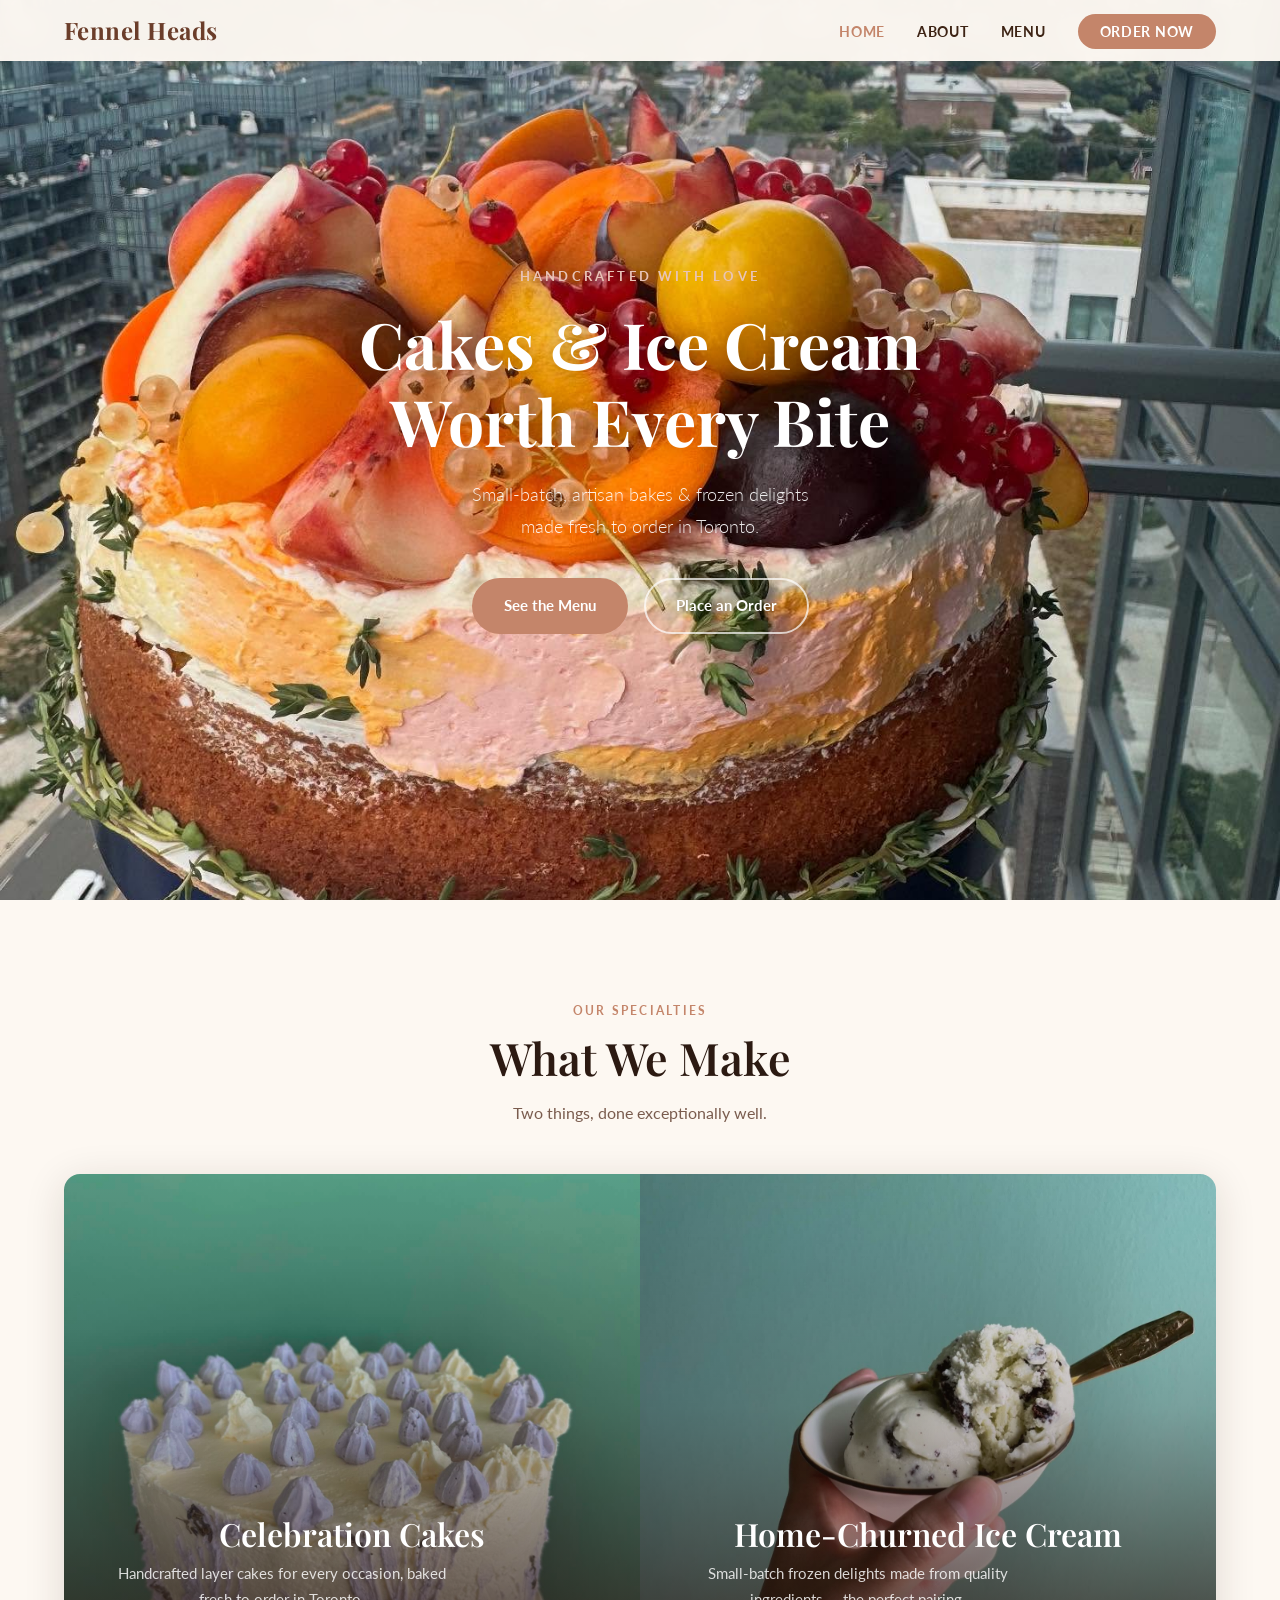
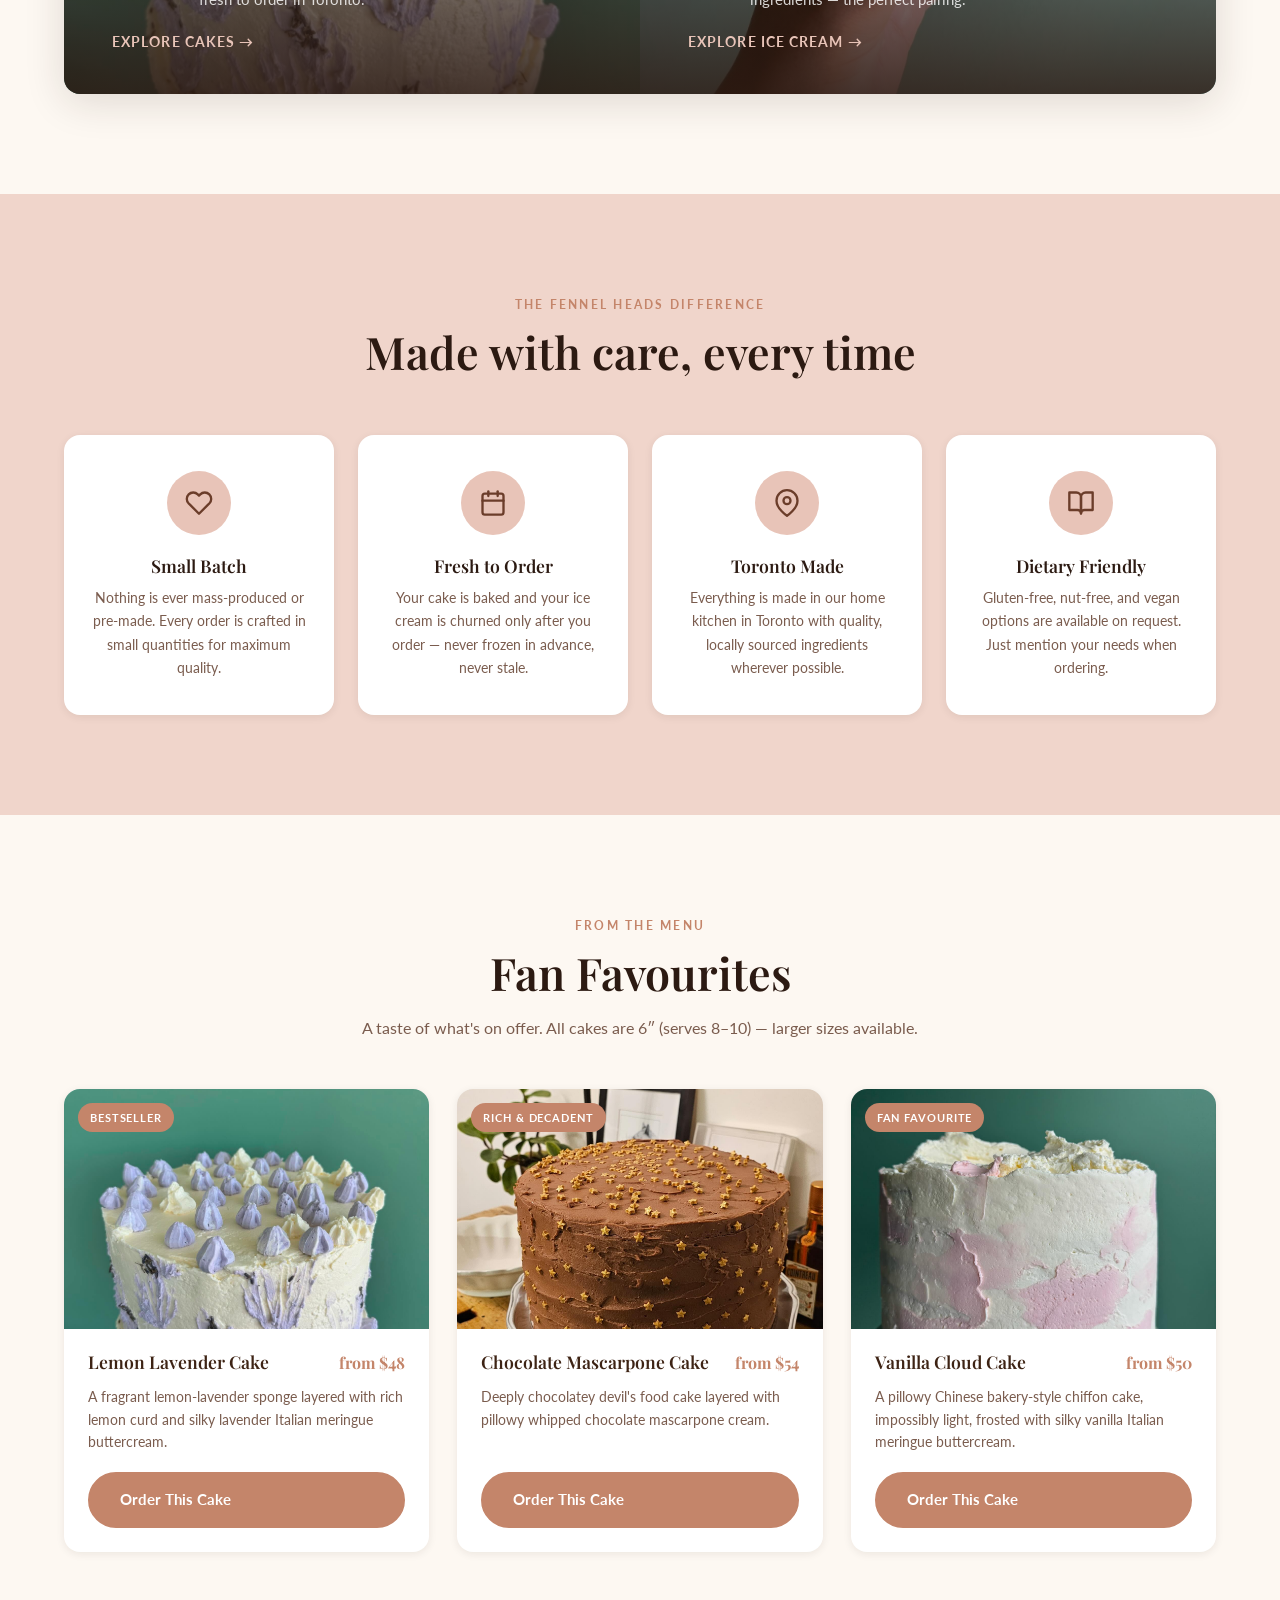
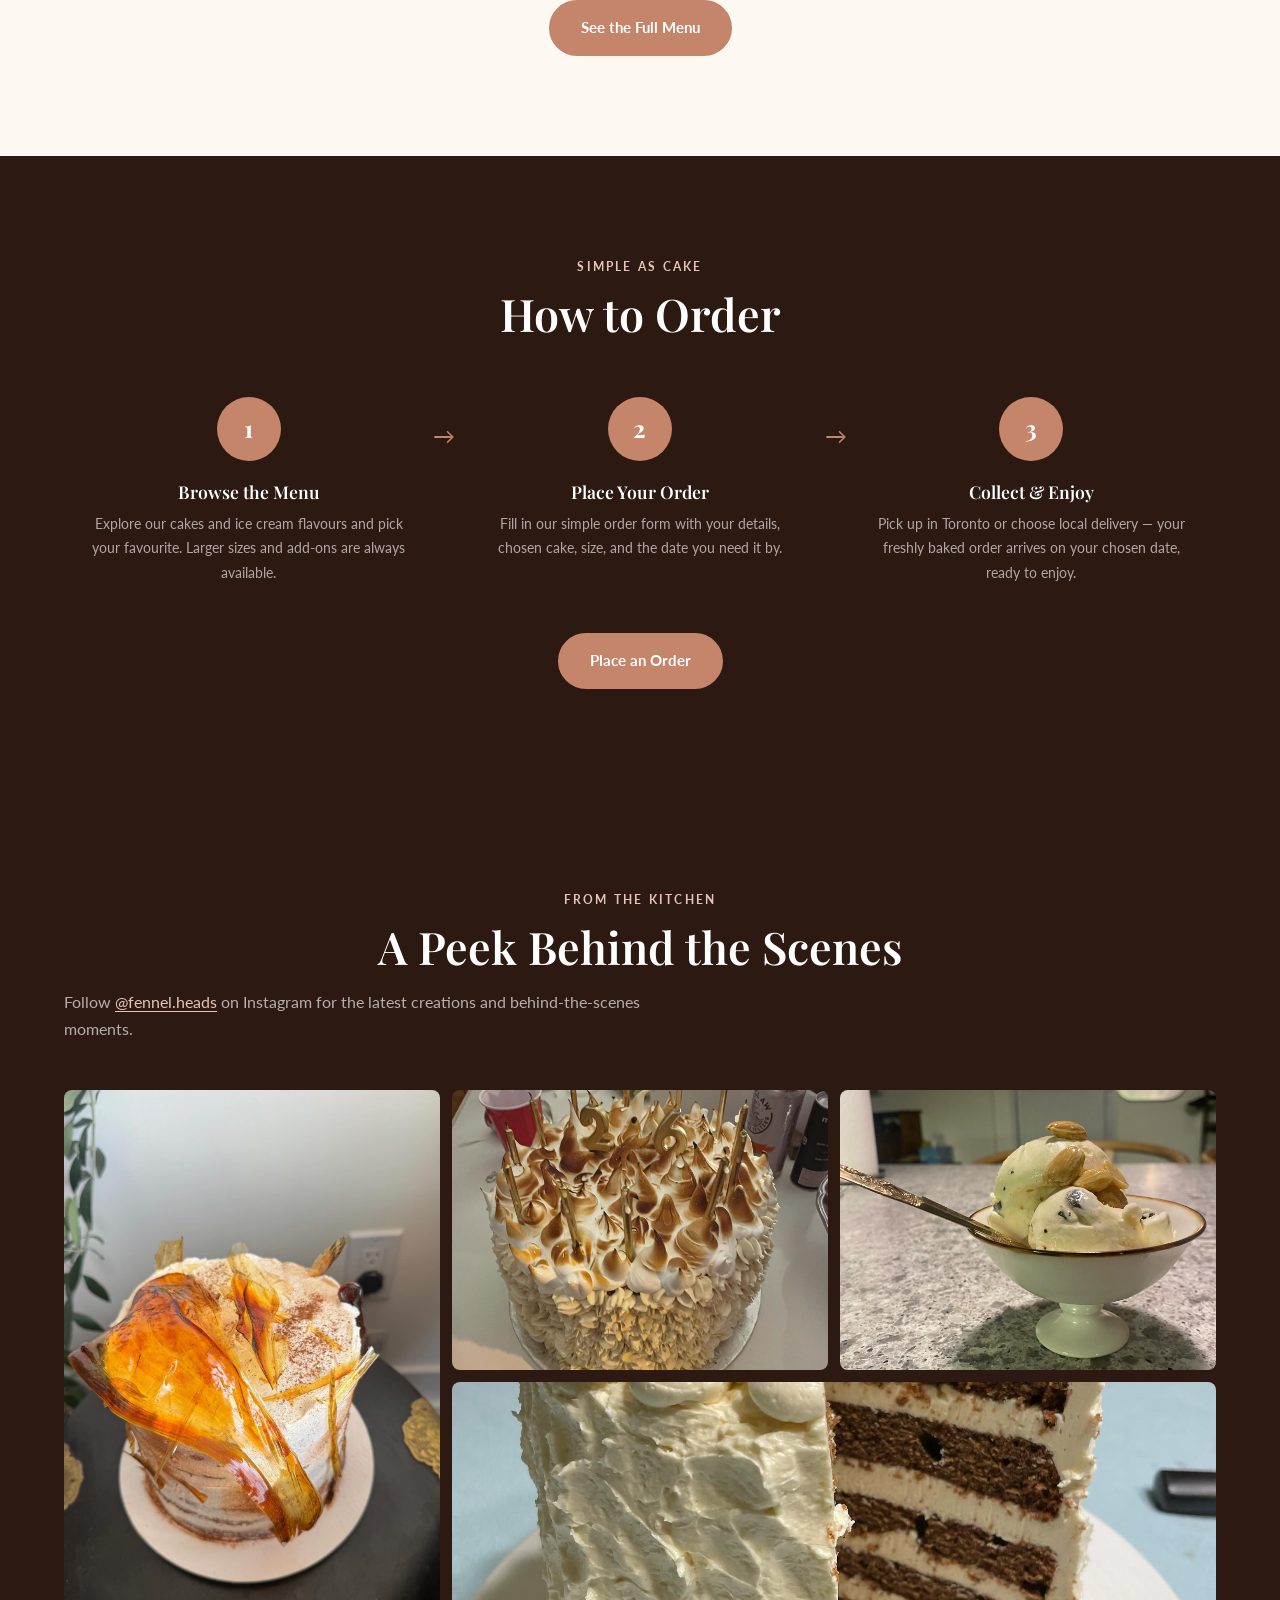
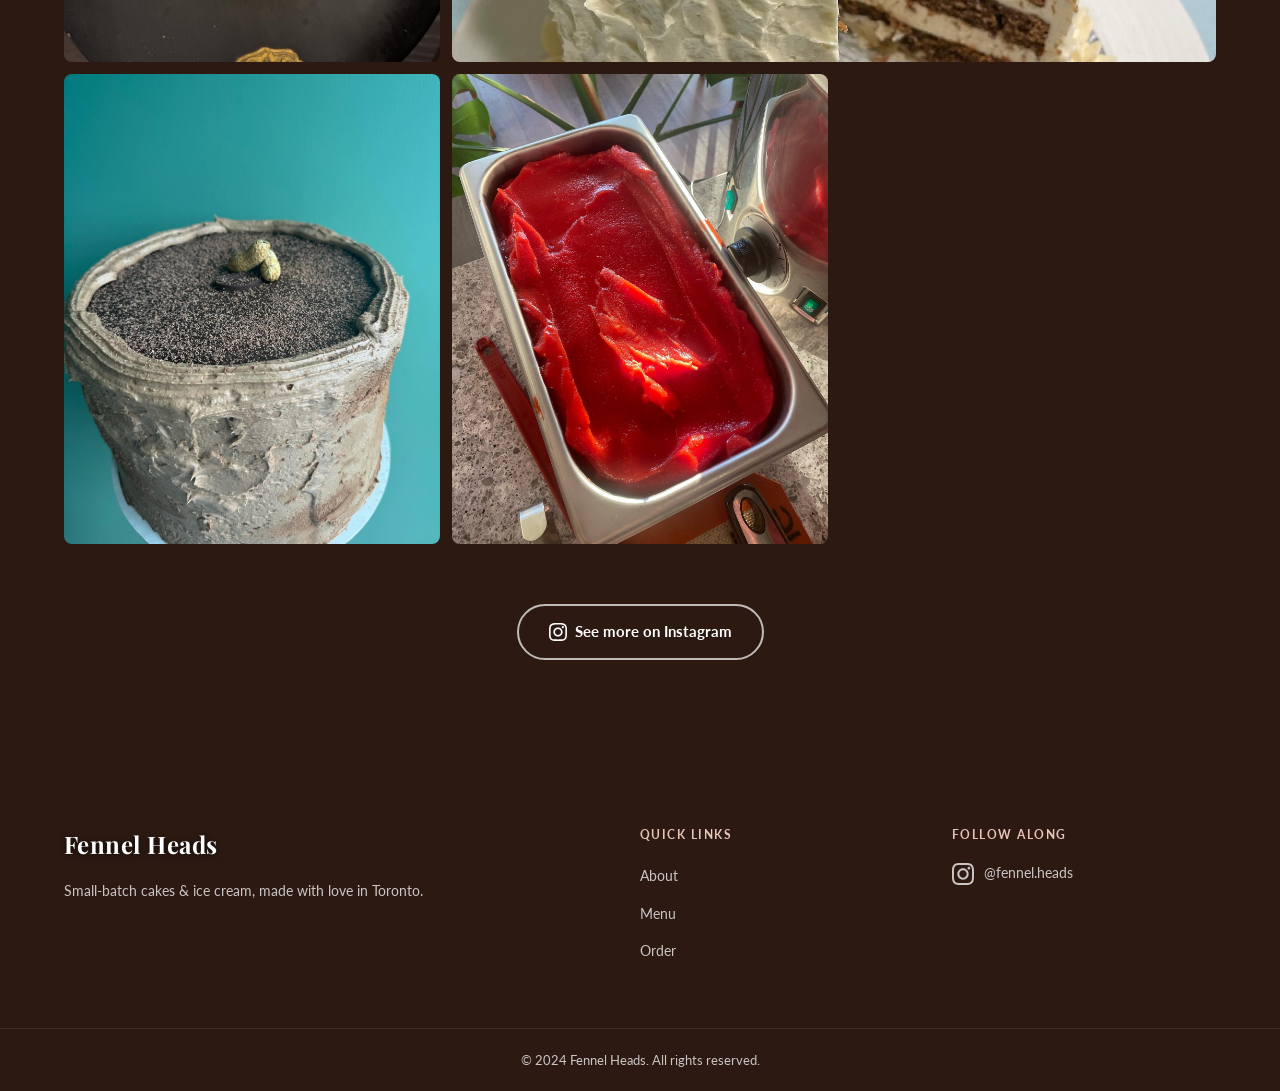
<file: index.html>
<!DOCTYPE html>
<html lang="en">
<head>
  <meta charset="UTF-8" />
  <meta name="viewport" content="width=device-width, initial-scale=1.0" />
  <title>Fennel Heads — Cakes & Ice Cream by Arry</title>
  <link rel="stylesheet" href="styles.css?v=4" />
  <link rel="preconnect" href="https://fonts.googleapis.com" />
  <link rel="preconnect" href="https://fonts.gstatic.com" crossorigin />
  <link href="https://fonts.googleapis.com/css2?family=Playfair+Display:ital,wght@0,400;0,600;0,700;1,400&family=Lato:wght@300;400;700&display=swap" rel="stylesheet" />
</head>
<body data-page="home">

  <!-- ─── NAV ─────────────────────────────────────────────── -->
  <nav id="navbar">
    <div class="nav-inner">
      <a class="logo" href="index.html">Fennel Heads</a>
      <button class="hamburger" id="hamburger" aria-label="Open menu">&#9776;</button>
      <ul class="nav-links" id="nav-links">
        <li><a href="index.html"   data-page="home">Home</a></li>
        <li><a href="about.html"   data-page="about">About</a></li>
        <li><a href="menu.html"    data-page="menu">Menu</a></li>
        <li><a href="order.html"   data-page="order" class="nav-cta">Order Now</a></li>
      </ul>
    </div>
  </nav>

  <!-- ─── HERO ─────────────────────────────────────────────── -->
  <section id="hero">
    <div class="hero-overlay"></div>
    <img
      class="hero-bg"
      src="538287975_17993439401819274_383449460662715563_n.jpg"
      alt="Beautiful fruit-topped cake held against the city skyline"
    />
    <div class="hero-content">
      <p class="hero-eyebrow">Handcrafted with love</p>
      <h1>Cakes & Ice Cream<br/>Worth Every Bite</h1>
      <p class="hero-sub">Small-batch, artisan bakes &amp; frozen delights<br/>made fresh to order in Toronto.</p>
      <div class="hero-buttons">
        <a href="menu.html"  class="btn btn-primary">See the Menu</a>
        <a href="order.html" class="btn btn-outline">Place an Order</a>
      </div>
    </div>
  </section>

  <!-- ─── WHAT WE MAKE ─────────────────────────────────────────── -->
  <section id="what-we-make">
    <div class="container">
      <p class="section-eyebrow centered">Our specialties</p>
      <h2 class="section-title centered">What We Make</h2>
      <p class="section-subtitle centered">Two things, done exceptionally well.</p>
      <div class="what-grid">
        <a href="menu.html" class="what-card">
          <img src="439638737_1150848245955723_5161108831316934313_n.jpg" alt="Lavender honey celebration cake" loading="lazy" />
          <div class="what-card-overlay">
            <h3>Celebration Cakes</h3>
            <p>Handcrafted layer cakes for every occasion, baked fresh to order in Toronto.</p>
            <span class="what-card-cta">Explore cakes &rarr;</span>
          </div>
        </a>
        <a href="menu.html" class="what-card">
          <img src="626688793_18094939057758270_4780236307043766444_n.jpg" alt="Scoops of home-churned ice cream" loading="lazy" />
          <div class="what-card-overlay">
            <h3>Home-Churned Ice Cream</h3>
            <p>Small-batch frozen delights made from quality ingredients — the perfect pairing.</p>
            <span class="what-card-cta">Explore ice cream &rarr;</span>
          </div>
        </a>
      </div>
    </div>
  </section>

  <!-- ─── WHY FENNEL HEADS ───────────────────────────────────────── -->
  <section id="why-us">
    <div class="container">
      <p class="section-eyebrow centered">The Fennel Heads difference</p>
      <h2 class="section-title centered">Made with care, every time</h2>
      <div class="why-grid">

        <div class="why-card">
          <div class="why-icon">
            <!-- small batch icon -->
            <svg xmlns="http://www.w3.org/2000/svg" width="28" height="28" viewBox="0 0 24 24" fill="none" stroke="currentColor" stroke-width="2" stroke-linecap="round" stroke-linejoin="round"><path d="M20.84 4.61a5.5 5.5 0 0 0-7.78 0L12 5.67l-1.06-1.06a5.5 5.5 0 0 0-7.78 7.78l1.06 1.06L12 21.23l7.78-7.78 1.06-1.06a5.5 5.5 0 0 0 0-7.78z"/></svg>
          </div>
          <h3>Small Batch</h3>
          <p>Nothing is ever mass-produced or pre-made. Every order is crafted in small quantities for maximum quality.</p>
        </div>

        <div class="why-card">
          <div class="why-icon">
            <!-- fresh to order icon -->
            <svg xmlns="http://www.w3.org/2000/svg" width="28" height="28" viewBox="0 0 24 24" fill="none" stroke="currentColor" stroke-width="2" stroke-linecap="round" stroke-linejoin="round"><rect x="3" y="4" width="18" height="18" rx="2" ry="2"/><line x1="16" y1="2" x2="16" y2="6"/><line x1="8" y1="2" x2="8" y2="6"/><line x1="3" y1="10" x2="21" y2="10"/></svg>
          </div>
          <h3>Fresh to Order</h3>
          <p>Your cake is baked and your ice cream is churned only after you order — never frozen in advance, never stale.</p>
        </div>

        <div class="why-card">
          <div class="why-icon">
            <!-- Toronto / location icon -->
            <svg xmlns="http://www.w3.org/2000/svg" width="28" height="28" viewBox="0 0 24 24" fill="none" stroke="currentColor" stroke-width="2" stroke-linecap="round" stroke-linejoin="round"><path d="M21 10c0 7-9 13-9 13s-9-6-9-13a9 9 0 0 1 18 0z"/><circle cx="12" cy="10" r="3"/></svg>
          </div>
          <h3>Toronto Made</h3>
          <p>Everything is made in our home kitchen in Toronto with quality, locally sourced ingredients wherever possible.</p>
        </div>

        <div class="why-card">
          <div class="why-icon">
            <!-- dietary / leaf icon -->
            <svg xmlns="http://www.w3.org/2000/svg" width="28" height="28" viewBox="0 0 24 24" fill="none" stroke="currentColor" stroke-width="2" stroke-linecap="round" stroke-linejoin="round"><path d="M2 3h6a4 4 0 0 1 4 4v14a3 3 0 0 0-3-3H2z"/><path d="M22 3h-6a4 4 0 0 0-4 4v14a3 3 0 0 1 3-3h7z"/></svg>
          </div>
          <h3>Dietary Friendly</h3>
          <p>Gluten-free, nut-free, and vegan options are available on request. Just mention your needs when ordering.</p>
        </div>

      </div>
    </div>
  </section>

  <!-- ─── FEATURED ITEMS ─────────────────────────────────────────── -->
  <section id="featured">
    <div class="container">
      <p class="section-eyebrow centered">From the menu</p>
      <h2 class="section-title centered">Fan Favourites</h2>
      <p class="section-subtitle centered">A taste of what's on offer. All cakes are 6&Prime; (serves 8–10) — larger sizes available.</p>

      <div class="feat-grid">

        <div class="feat-card">
          <div class="feat-card-img">
            <img src="439638737_1150848245955723_5161108831316934313_n.jpg" alt="Lemon Lavender Cake" loading="lazy" />
            <span class="feat-card-tag">Bestseller</span>
          </div>
          <div class="feat-card-body">
            <div class="feat-card-header">
              <h3>Lemon Lavender Cake</h3>
              <span class="price">from $48</span>
            </div>
            <p>A fragrant lemon-lavender sponge layered with rich lemon curd and silky lavender Italian meringue buttercream.</p>
            <a href="order.html?cake=Lemon%20Lavender%20Cake" class="btn btn-primary">Order This Cake</a>
          </div>
        </div>

        <div class="feat-card">
          <div class="feat-card-img">
            <img src="631726620_18425406217185767_4835926683837397308_n.jpg" alt="Chocolate Mascarpone Cake" loading="lazy" />
            <span class="feat-card-tag">Rich &amp; Decadent</span>
          </div>
          <div class="feat-card-body">
            <div class="feat-card-header">
              <h3>Chocolate Mascarpone Cake</h3>
              <span class="price">from $54</span>
            </div>
            <p>Deeply chocolatey devil's food cake layered with pillowy whipped chocolate mascarpone cream.</p>
            <a href="order.html?cake=Chocolate%20Mascarpone%20Cake" class="btn btn-primary">Order This Cake</a>
          </div>
        </div>

        <div class="feat-card">
          <div class="feat-card-img">
            <img src="438902770_364248175987534_5120223656493692306_n.jpg" alt="Vanilla Cloud Cake" loading="lazy" />
            <span class="feat-card-tag">Fan Favourite</span>
          </div>
          <div class="feat-card-body">
            <div class="feat-card-header">
              <h3>Vanilla Cloud Cake</h3>
              <span class="price">from $50</span>
            </div>
            <p>A pillowy Chinese bakery-style chiffon cake, impossibly light, frosted with silky vanilla Italian meringue buttercream.</p>
            <a href="order.html?cake=Vanilla%20Cloud%20Cake" class="btn btn-primary">Order This Cake</a>
          </div>
        </div>

      </div>

      <div class="feat-cta">
        <a href="menu.html" class="btn btn-primary">See the Full Menu</a>
      </div>
    </div>
  </section>

  <!-- ─── HOW IT WORKS ───────────────────────────────────────────── -->
  <section id="how-it-works">
    <div class="container">
      <p class="section-eyebrow centered">Simple as cake</p>
      <h2 class="section-title centered">How to Order</h2>

      <div class="steps-grid">
        <div class="step">
          <div class="step-number">1</div>
          <h3>Browse the Menu</h3>
          <p>Explore our cakes and ice cream flavours and pick your favourite. Larger sizes and add-ons are always available.</p>
        </div>
        <div class="step-divider" aria-hidden="true">&rarr;</div>
        <div class="step">
          <div class="step-number">2</div>
          <h3>Place Your Order</h3>
          <p>Fill in our simple order form with your details, chosen cake, size, and the date you need it by.</p>
        </div>
        <div class="step-divider" aria-hidden="true">&rarr;</div>
        <div class="step">
          <div class="step-number">3</div>
          <h3>Collect &amp; Enjoy</h3>
          <p>Pick up in Toronto or choose local delivery — your freshly baked order arrives on your chosen date, ready to enjoy.</p>
        </div>
      </div>

      <div class="steps-cta">
        <a href="order.html" class="btn btn-primary">Place an Order</a>
      </div>
    </div>
  </section>

  <!-- ─── GALLERY ─────────────────────────────────────────────── -->
  <section id="gallery">
    <div class="container">
      <p class="section-eyebrow centered">From the kitchen</p>
      <h2 class="section-title centered">A Peek Behind the Scenes</h2>
      <p class="section-subtitle">
        Follow
        <a href="https://www.instagram.com/fennel.heads/" target="_blank" rel="noopener noreferrer">@fennel.heads</a>
        on Instagram for the latest creations and behind-the-scenes moments.
      </p>
    </div>

    <div class="gallery-grid">
      <div class="gallery-item tall">
        <img src="431659975_767636864969973_4679635815775738173_n.jpg" alt="Rustic cake with caramel sugar shards" loading="lazy" />
        <div class="gallery-overlay"><span>@fennel.heads</span></div>
      </div>
      <div class="gallery-item">
        <img src="625306274_18063437714302508_1622815891430826917_n.jpg" alt="Toasted meringue birthday cake" loading="lazy" />
        <div class="gallery-overlay"><span>@fennel.heads</span></div>
      </div>
      <div class="gallery-item">
        <img src="621837952_18053394431418701_8216639865695447863_n.jpg" alt="Pistachio ice cream with almonds" loading="lazy" />
        <div class="gallery-overlay"><span>@fennel.heads</span></div>
      </div>
      <div class="gallery-item wide">
        <img src="624712257_18189010228358273_7164885465353103823_n.jpg" alt="Sliced layered espresso cream cake" loading="lazy" />
        <div class="gallery-overlay"><span>@fennel.heads</span></div>
      </div>
      <div class="gallery-item">
        <img src="439245475_400434789510761_4070530310605648425_n.jpg" alt="Chocolate peanut butter cake" loading="lazy" />
        <div class="gallery-overlay"><span>@fennel.heads</span></div>
      </div>
      <div class="gallery-item">
        <img src="299529910_200866672276848_5248434793802721550_n.jpg" alt="Fresh strawberry sorbet being churned" loading="lazy" />
        <div class="gallery-overlay"><span>@fennel.heads</span></div>
      </div>
    </div>

    <div class="gallery-cta">
      <a
        href="https://www.instagram.com/fennel.heads/"
        target="_blank"
        rel="noopener noreferrer"
        class="btn btn-outline"
      >
        <svg xmlns="http://www.w3.org/2000/svg" viewBox="0 0 24 24" fill="currentColor" width="18" height="18"><path d="M12 2.163c3.204 0 3.584.012 4.85.07 3.252.148 4.771 1.691 4.919 4.919.058 1.265.069 1.645.069 4.849 0 3.205-.012 3.584-.069 4.849-.149 3.225-1.664 4.771-4.919 4.919-1.266.058-1.644.07-4.85.07-3.204 0-3.584-.012-4.849-.07-3.26-.149-4.771-1.699-4.919-4.92-.058-1.265-.07-1.644-.07-4.849 0-3.204.013-3.583.07-4.849.149-3.227 1.664-4.771 4.919-4.919 1.266-.057 1.645-.069 4.849-.069zm0-2.163c-3.259 0-3.667.014-4.947.072-4.358.2-6.78 2.618-6.98 6.98-.059 1.281-.073 1.689-.073 4.948 0 3.259.014 3.668.072 4.948.2 4.358 2.618 6.78 6.98 6.98 1.281.058 1.689.072 4.948.072 3.259 0 3.668-.014 4.948-.072 4.354-.2 6.782-2.618 6.979-6.98.059-1.28.073-1.689.073-4.948 0-3.259-.014-3.667-.072-4.947-.196-4.354-2.617-6.78-6.979-6.98-1.281-.059-1.69-.073-4.949-.073zm0 5.838c-3.403 0-6.162 2.759-6.162 6.162s2.759 6.163 6.162 6.163 6.162-2.759 6.162-6.163c0-3.403-2.759-6.162-6.162-6.162zm0 10.162c-2.209 0-4-1.79-4-4 0-2.209 1.791-4 4-4s4 1.791 4 4c0 2.21-1.791 4-4 4zm6.406-11.845c-.796 0-1.441.645-1.441 1.44s.645 1.44 1.441 1.44c.795 0 1.439-.645 1.439-1.44s-.644-1.44-1.439-1.44z"/></svg>
        See more on Instagram
      </a>
    </div>
  </section>

  <!-- ─── FOOTER ─────────────────────────────────────────────── -->
  <footer>
    <div class="container footer-inner">
      <div class="footer-brand">
        <span class="logo">Fennel Heads</span>
        <p>Small-batch cakes &amp; ice cream, made with love in Toronto.</p>
      </div>
      <div class="footer-links">
        <h4>Quick Links</h4>
        <ul>
          <li><a href="about.html">About</a></li>
          <li><a href="menu.html">Menu</a></li>
          <li><a href="order.html">Order</a></li>
        </ul>
      </div>
      <div class="footer-social">
        <h4>Follow Along</h4>
        <a href="https://www.instagram.com/fennel.heads/" target="_blank" rel="noopener noreferrer" class="social-link">
          <svg xmlns="http://www.w3.org/2000/svg" viewBox="0 0 24 24" fill="currentColor" width="22" height="22"><path d="M12 2.163c3.204 0 3.584.012 4.85.07 3.252.148 4.771 1.691 4.919 4.919.058 1.265.069 1.645.069 4.849 0 3.205-.012 3.584-.069 4.849-.149 3.225-1.664 4.771-4.919 4.919-1.266.058-1.644.07-4.85.07-3.204 0-3.584-.012-4.849-.07-3.26-.149-4.771-1.699-4.919-4.92-.058-1.265-.07-1.644-.07-4.849 0-3.204.013-3.583.07-4.849.149-3.227 1.664-4.771 4.919-4.919 1.266-.057 1.645-.069 4.849-.069zm0-2.163c-3.259 0-3.667.014-4.947.072-4.358.2-6.78 2.618-6.98 6.98-.059 1.281-.073 1.689-.073 4.948 0 3.259.014 3.668.072 4.948.2 4.358 2.618 6.78 6.98 6.98 1.281.058 1.689.072 4.948.072 3.259 0 3.668-.014 4.948-.072 4.354-.2 6.782-2.618 6.979-6.98.059-1.28.073-1.689.073-4.948 0-3.259-.014-3.667-.072-4.947-.196-4.354-2.617-6.78-6.979-6.98-1.281-.059-1.69-.073-4.949-.073zm0 5.838c-3.403 0-6.162 2.759-6.162 6.162s2.759 6.163 6.162 6.163 6.162-2.759 6.162-6.163c0-3.403-2.759-6.162-6.162-6.162zm0 10.162c-2.209 0-4-1.79-4-4 0-2.209 1.791-4 4-4s4 1.791 4 4c0 2.21-1.791 4-4 4zm6.406-11.845c-.796 0-1.441.645-1.441 1.44s.645 1.44 1.441 1.44c.795 0 1.439-.645 1.439-1.44s-.644-1.44-1.439-1.44z"/></svg>
          @fennel.heads
        </a>
      </div>
    </div>
    <div class="footer-bottom">
      <p>&copy; 2024 Fennel Heads. All rights reserved.</p>
    </div>
  </footer>

  <script src="script.js"></script>
</body>
</html>
</file>
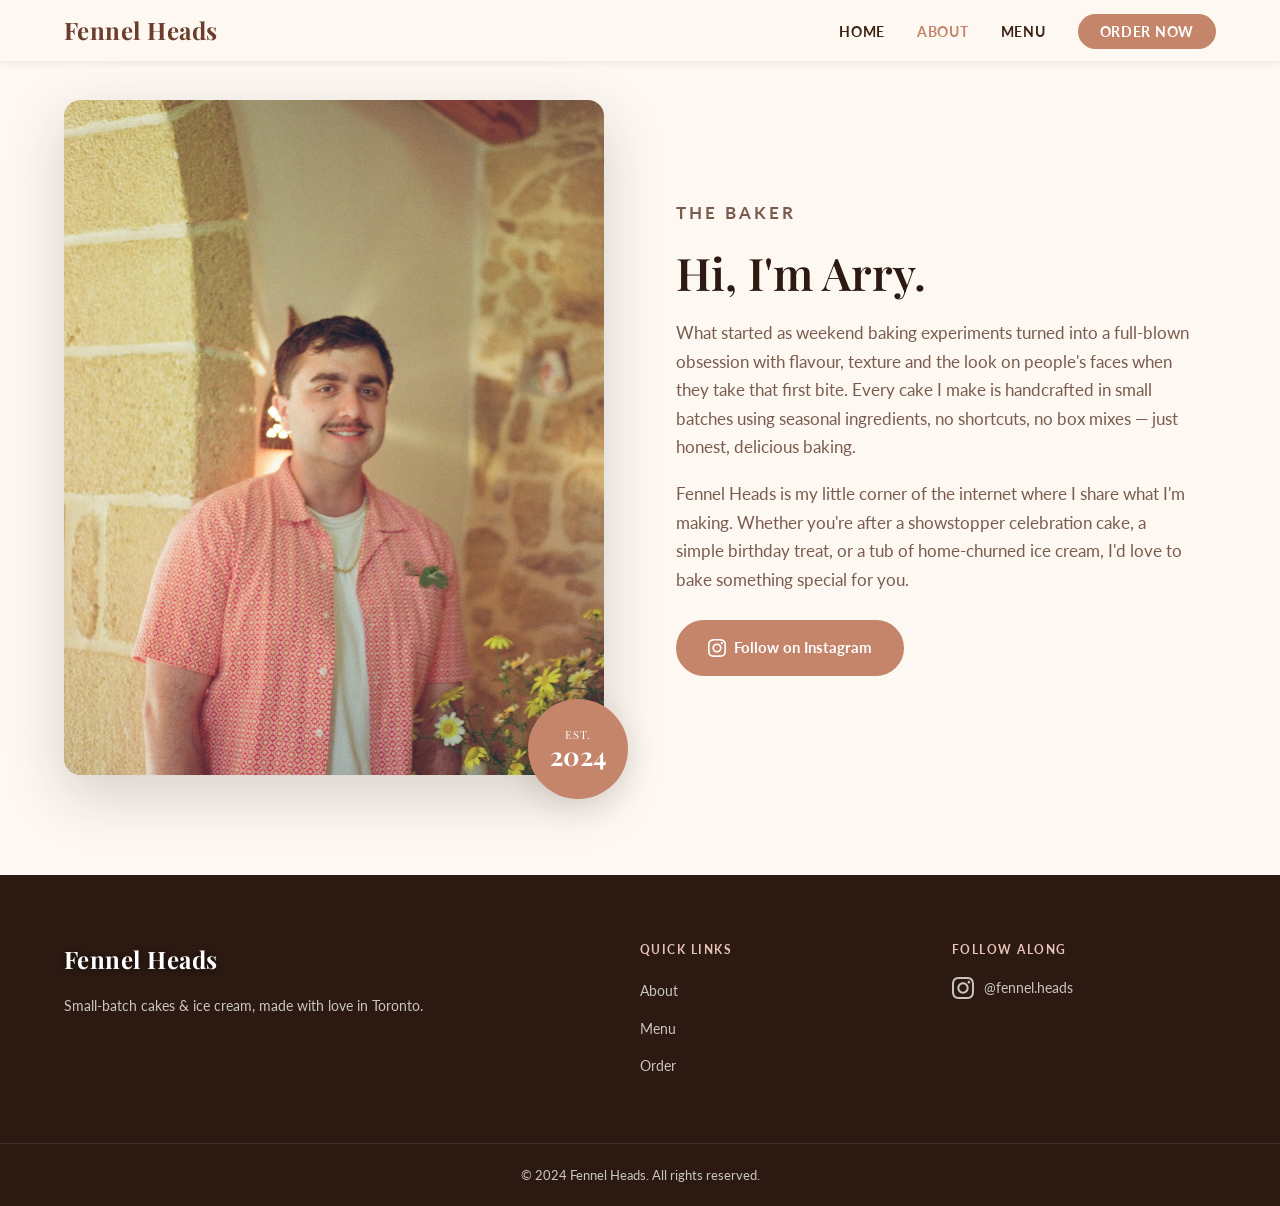
<file: about.html>
<!DOCTYPE html>
<html lang="en">
<head>
  <meta charset="UTF-8" />
  <meta name="viewport" content="width=device-width, initial-scale=1.0" />
  <title>About — Fennel Heads</title>
  <link rel="stylesheet" href="styles.css?v=4" />
  <link rel="preconnect" href="https://fonts.googleapis.com" />
  <link rel="preconnect" href="https://fonts.gstatic.com" crossorigin />
  <link href="https://fonts.googleapis.com/css2?family=Playfair+Display:ital,wght@0,400;0,600;0,700;1,400&family=Lato:wght@300;400;700&display=swap" rel="stylesheet" />
</head>
<body data-page="about">

  <!-- ─── NAV ─────────────────────────────────────────────── -->
  <nav id="navbar" class="scrolled">
    <div class="nav-inner">
      <a class="logo" href="index.html">Fennel Heads</a>
      <button class="hamburger" id="hamburger" aria-label="Open menu">&#9776;</button>
      <ul class="nav-links" id="nav-links">
        <li><a href="index.html"   data-page="home">Home</a></li>
        <li><a href="about.html"   data-page="about">About</a></li>
        <li><a href="menu.html"    data-page="menu">Menu</a></li>
        <li><a href="order.html"   data-page="order" class="nav-cta">Order Now</a></li>
      </ul>
    </div>
  </nav>

  <!-- ─── ABOUT ─────────────────────────────────────────────── -->
  <section id="about">
    <div class="container about-grid">
      <div class="about-image-wrap">
        <img
          src="arry-portrait.jpg"
          alt="Arry, the baker behind Fennel Heads"
          class="about-img"
        />
        <div class="about-badge">
          <span>est.</span>
          <span class="year">2024</span>
        </div>
      </div>
      <div class="about-text">
        <p class="section-eyebrow">The Baker</p>
        <h2>Hi, I'm Arry.</h2>
        <p>
          What started as weekend baking experiments turned into a full-blown obsession
          with flavour, texture and the look on people's faces when they take that first bite.
          Every cake I make is handcrafted in small batches using seasonal ingredients,
          no shortcuts, no box mixes — just honest, delicious baking.
        </p>
        <p>
          Fennel Heads is my little corner of the internet where I share what I'm making.
          Whether you're after a showstopper celebration cake, a simple birthday treat,
          or a tub of home-churned ice cream, I'd love to bake something special for you.
        </p>
        <a
          href="https://www.instagram.com/fennel.heads/"
          target="_blank"
          rel="noopener noreferrer"
          class="btn btn-primary instagram-btn"
        >
          <svg xmlns="http://www.w3.org/2000/svg" viewBox="0 0 24 24" fill="currentColor" width="18" height="18"><path d="M12 2.163c3.204 0 3.584.012 4.85.07 3.252.148 4.771 1.691 4.919 4.919.058 1.265.069 1.645.069 4.849 0 3.205-.012 3.584-.069 4.849-.149 3.225-1.664 4.771-4.919 4.919-1.266.058-1.644.07-4.85.07-3.204 0-3.584-.012-4.849-.07-3.26-.149-4.771-1.699-4.919-4.92-.058-1.265-.07-1.644-.07-4.849 0-3.204.013-3.583.07-4.849.149-3.227 1.664-4.771 4.919-4.919 1.266-.057 1.645-.069 4.849-.069zm0-2.163c-3.259 0-3.667.014-4.947.072-4.358.2-6.78 2.618-6.98 6.98-.059 1.281-.073 1.689-.073 4.948 0 3.259.014 3.668.072 4.948.2 4.358 2.618 6.78 6.98 6.98 1.281.058 1.689.072 4.948.072 3.259 0 3.668-.014 4.948-.072 4.354-.2 6.782-2.618 6.979-6.98.059-1.28.073-1.689.073-4.948 0-3.259-.014-3.667-.072-4.947-.196-4.354-2.617-6.78-6.979-6.98-1.281-.059-1.69-.073-4.949-.073zm0 5.838c-3.403 0-6.162 2.759-6.162 6.162s2.759 6.163 6.162 6.163 6.162-2.759 6.162-6.163c0-3.403-2.759-6.162-6.162-6.162zm0 10.162c-2.209 0-4-1.79-4-4 0-2.209 1.791-4 4-4s4 1.791 4 4c0 2.21-1.791 4-4 4zm6.406-11.845c-.796 0-1.441.645-1.441 1.44s.645 1.44 1.441 1.44c.795 0 1.439-.645 1.439-1.44s-.644-1.44-1.439-1.44z"/></svg>
          Follow on Instagram
        </a>
      </div>
    </div>
  </section>

  <!-- ─── FOOTER ─────────────────────────────────────────────── -->
  <footer>
    <div class="container footer-inner">
      <div class="footer-brand">
        <span class="logo">Fennel Heads</span>
        <p>Small-batch cakes &amp; ice cream, made with love in Toronto.</p>
      </div>
      <div class="footer-links">
        <h4>Quick Links</h4>
        <ul>
          <li><a href="about.html">About</a></li>
          <li><a href="menu.html">Menu</a></li>
          <li><a href="order.html">Order</a></li>
        </ul>
      </div>
      <div class="footer-social">
        <h4>Follow Along</h4>
        <a href="https://www.instagram.com/fennel.heads/" target="_blank" rel="noopener noreferrer" class="social-link">
          <svg xmlns="http://www.w3.org/2000/svg" viewBox="0 0 24 24" fill="currentColor" width="22" height="22"><path d="M12 2.163c3.204 0 3.584.012 4.85.07 3.252.148 4.771 1.691 4.919 4.919.058 1.265.069 1.645.069 4.849 0 3.205-.012 3.584-.069 4.849-.149 3.225-1.664 4.771-4.919 4.919-1.266.058-1.644.07-4.85.07-3.204 0-3.584-.012-4.849-.07-3.26-.149-4.771-1.699-4.919-4.92-.058-1.265-.07-1.644-.07-4.849 0-3.204.013-3.583.07-4.849.149-3.227 1.664-4.771 4.919-4.919 1.266-.057 1.645-.069 4.849-.069zm0-2.163c-3.259 0-3.667.014-4.947.072-4.358.2-6.78 2.618-6.98 6.98-.059 1.281-.073 1.689-.073 4.948 0 3.259.014 3.668.072 4.948.2 4.358 2.618 6.78 6.98 6.98 1.281.058 1.689.072 4.948.072 3.259 0 3.668-.014 4.948-.072 4.354-.2 6.782-2.618 6.979-6.98.059-1.28.073-1.689.073-4.948 0-3.259-.014-3.667-.072-4.947-.196-4.354-2.617-6.78-6.979-6.98-1.281-.059-1.69-.073-4.949-.073zm0 5.838c-3.403 0-6.162 2.759-6.162 6.162s2.759 6.163 6.162 6.163 6.162-2.759 6.162-6.163c0-3.403-2.759-6.162-6.162-6.162zm0 10.162c-2.209 0-4-1.79-4-4 0-2.209 1.791-4 4-4s4 1.791 4 4c0 2.21-1.791 4-4 4zm6.406-11.845c-.796 0-1.441.645-1.441 1.44s.645 1.44 1.441 1.44c.795 0 1.439-.645 1.439-1.44s-.644-1.44-1.439-1.44z"/></svg>
          @fennel.heads
        </a>
      </div>
    </div>
    <div class="footer-bottom">
      <p>&copy; 2024 Fennel Heads. All rights reserved.</p>
    </div>
  </footer>

  <script src="script.js"></script>
</body>
</html>
</file>
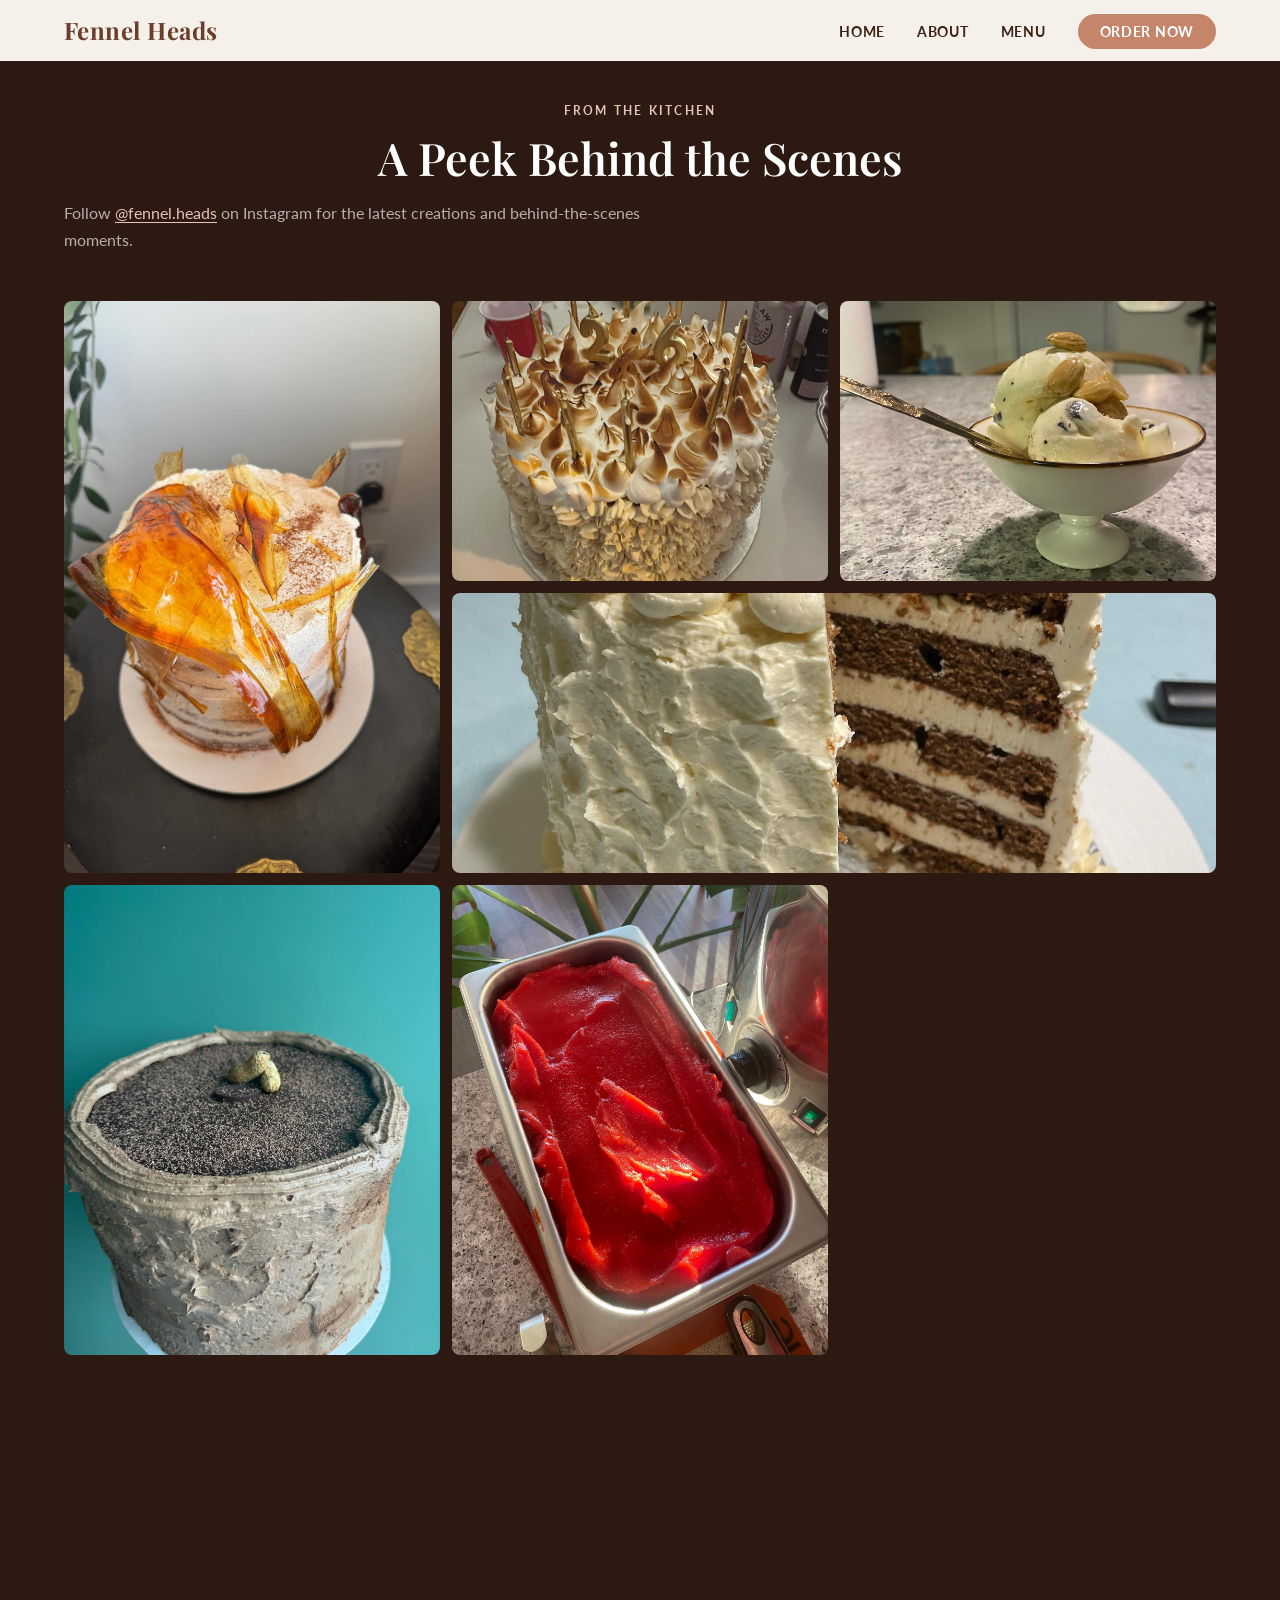
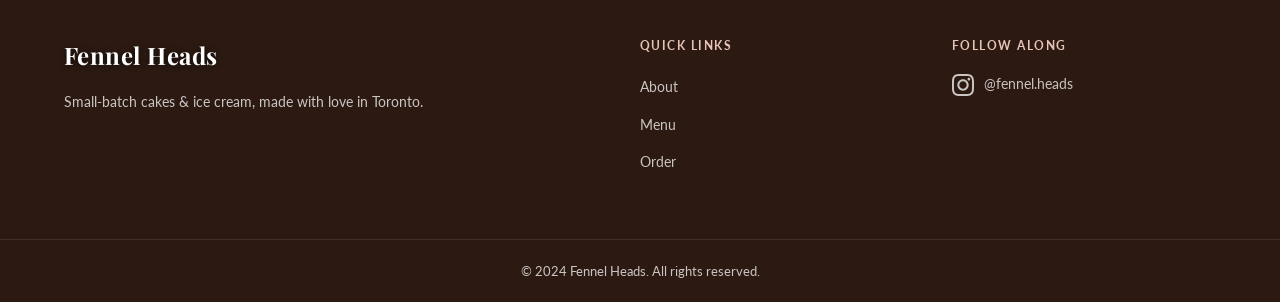
<file: gallery.html>
<!DOCTYPE html>
<html lang="en">
<head>
  <meta charset="UTF-8" />
  <meta name="viewport" content="width=device-width, initial-scale=1.0" />
  <title>Gallery — Fennel Heads</title>
  <link rel="stylesheet" href="styles.css?v=4" />
  <link rel="preconnect" href="https://fonts.googleapis.com" />
  <link rel="preconnect" href="https://fonts.gstatic.com" crossorigin />
  <link href="https://fonts.googleapis.com/css2?family=Playfair+Display:ital,wght@0,400;0,600;0,700;1,400&family=Lato:wght@300;400;700&display=swap" rel="stylesheet" />
</head>
<body data-page="gallery">

  <!-- ─── NAV ─────────────────────────────────────────────── -->
  <nav id="navbar" class="scrolled">
    <div class="nav-inner">
      <a class="logo" href="index.html">Fennel Heads</a>
      <button class="hamburger" id="hamburger" aria-label="Open menu">&#9776;</button>
      <ul class="nav-links" id="nav-links">
        <li><a href="index.html"   data-page="home">Home</a></li>
        <li><a href="about.html"   data-page="about">About</a></li>
        <li><a href="menu.html"    data-page="menu">Menu</a></li>
        <li><a href="order.html"   data-page="order" class="nav-cta">Order Now</a></li>
      </ul>
    </div>
  </nav>

  <!-- ─── GALLERY ─────────────────────────────────────────────── -->
  <section id="gallery">
    <div class="container">
      <p class="section-eyebrow centered">From the kitchen</p>
      <h2 class="section-title centered">A Peek Behind the Scenes</h2>
      <p class="section-subtitle">
        Follow
        <a href="https://www.instagram.com/fennel.heads/" target="_blank" rel="noopener noreferrer">@fennel.heads</a>
        on Instagram for the latest creations and behind-the-scenes moments.
      </p>
    </div>

    <div class="gallery-grid">
      <div class="gallery-item tall">
        <img src="431659975_767636864969973_4679635815775738173_n.jpg" alt="Rustic cake with caramel sugar shards" loading="lazy" />
        <div class="gallery-overlay"><span>@fennel.heads</span></div>
      </div>
      <div class="gallery-item">
        <img src="625306274_18063437714302508_1622815891430826917_n.jpg" alt="Toasted meringue birthday cake" loading="lazy" />
        <div class="gallery-overlay"><span>@fennel.heads</span></div>
      </div>
      <div class="gallery-item">
        <img src="621837952_18053394431418701_8216639865695447863_n.jpg" alt="Pistachio ice cream with almonds" loading="lazy" />
        <div class="gallery-overlay"><span>@fennel.heads</span></div>
      </div>
      <div class="gallery-item wide">
        <img src="624712257_18189010228358273_7164885465353103823_n.jpg" alt="Sliced layered espresso cream cake" loading="lazy" />
        <div class="gallery-overlay"><span>@fennel.heads</span></div>
      </div>
      <div class="gallery-item">
        <img src="439245475_400434789510761_4070530310605648425_n.jpg" alt="Chocolate peanut butter cake" loading="lazy" />
        <div class="gallery-overlay"><span>@fennel.heads</span></div>
      </div>
      <div class="gallery-item">
        <img src="299529910_200866672276848_5248434793802721550_n.jpg" alt="Fresh strawberry sorbet being churned" loading="lazy" />
        <div class="gallery-overlay"><span>@fennel.heads</span></div>
      </div>
    </div>

    <div class="gallery-cta">
      <a
        href="https://www.instagram.com/fennel.heads/"
        target="_blank"
        rel="noopener noreferrer"
        class="btn btn-outline-dark"
      >
        <svg xmlns="http://www.w3.org/2000/svg" viewBox="0 0 24 24" fill="currentColor" width="18" height="18"><path d="M12 2.163c3.204 0 3.584.012 4.85.07 3.252.148 4.771 1.691 4.919 4.919.058 1.265.069 1.645.069 4.849 0 3.205-.012 3.584-.069 4.849-.149 3.225-1.664 4.771-4.919 4.919-1.266.058-1.644.07-4.85.07-3.204 0-3.584-.012-4.849-.07-3.26-.149-4.771-1.699-4.919-4.92-.058-1.265-.07-1.644-.07-4.849 0-3.204.013-3.583.07-4.849.149-3.227 1.664-4.771 4.919-4.919 1.266-.057 1.645-.069 4.849-.069zm0-2.163c-3.259 0-3.667.014-4.947.072-4.358.2-6.78 2.618-6.98 6.98-.059 1.281-.073 1.689-.073 4.948 0 3.259.014 3.668.072 4.948.2 4.358 2.618 6.78 6.98 6.98 1.281.058 1.689.072 4.948.072 3.259 0 3.668-.014 4.948-.072 4.354-.2 6.782-2.618 6.979-6.98.059-1.28.073-1.689.073-4.948 0-3.259-.014-3.667-.072-4.947-.196-4.354-2.617-6.78-6.979-6.98-1.281-.059-1.69-.073-4.949-.073zm0 5.838c-3.403 0-6.162 2.759-6.162 6.162s2.759 6.163 6.162 6.163 6.162-2.759 6.162-6.163c0-3.403-2.759-6.162-6.162-6.162zm0 10.162c-2.209 0-4-1.79-4-4 0-2.209 1.791-4 4-4s4 1.791 4 4c0 2.21-1.791 4-4 4zm6.406-11.845c-.796 0-1.441.645-1.441 1.44s.645 1.44 1.441 1.44c.795 0 1.439-.645 1.439-1.44s-.644-1.44-1.439-1.44z"/></svg>
        See more on Instagram
      </a>
    </div>
  </section>

  <!-- ─── FOOTER ─────────────────────────────────────────────── -->
  <footer>
    <div class="container footer-inner">
      <div class="footer-brand">
        <span class="logo">Fennel Heads</span>
        <p>Small-batch cakes &amp; ice cream, made with love in Toronto.</p>
      </div>
      <div class="footer-links">
        <h4>Quick Links</h4>
        <ul>
          <li><a href="about.html">About</a></li>
          <li><a href="menu.html">Menu</a></li>
          <li><a href="order.html">Order</a></li>
        </ul>
      </div>
      <div class="footer-social">
        <h4>Follow Along</h4>
        <a href="https://www.instagram.com/fennel.heads/" target="_blank" rel="noopener noreferrer" class="social-link">
          <svg xmlns="http://www.w3.org/2000/svg" viewBox="0 0 24 24" fill="currentColor" width="22" height="22"><path d="M12 2.163c3.204 0 3.584.012 4.85.07 3.252.148 4.771 1.691 4.919 4.919.058 1.265.069 1.645.069 4.849 0 3.205-.012 3.584-.069 4.849-.149 3.225-1.664 4.771-4.919 4.919-1.266.058-1.644.07-4.85.07-3.204 0-3.584-.012-4.849-.07-3.26-.149-4.771-1.699-4.919-4.92-.058-1.265-.07-1.644-.07-4.849 0-3.204.013-3.583.07-4.849.149-3.227 1.664-4.771 4.919-4.919 1.266-.057 1.645-.069 4.849-.069zm0-2.163c-3.259 0-3.667.014-4.947.072-4.358.2-6.78 2.618-6.98 6.98-.059 1.281-.073 1.689-.073 4.948 0 3.259.014 3.668.072 4.948.2 4.358 2.618 6.78 6.98 6.98 1.281.058 1.689.072 4.948.072 3.259 0 3.668-.014 4.948-.072 4.354-.2 6.782-2.618 6.979-6.98.059-1.28.073-1.689.073-4.948 0-3.259-.014-3.667-.072-4.947-.196-4.354-2.617-6.78-6.979-6.98-1.281-.059-1.69-.073-4.949-.073zm0 5.838c-3.403 0-6.162 2.759-6.162 6.162s2.759 6.163 6.162 6.163 6.162-2.759 6.162-6.163c0-3.403-2.759-6.162-6.162-6.162zm0 10.162c-2.209 0-4-1.79-4-4 0-2.209 1.791-4 4-4s4 1.791 4 4c0 2.21-1.791 4-4 4zm6.406-11.845c-.796 0-1.441.645-1.441 1.44s.645 1.44 1.441 1.44c.795 0 1.439-.645 1.439-1.44s-.644-1.44-1.439-1.44z"/></svg>
          @fennel.heads
        </a>
      </div>
    </div>
    <div class="footer-bottom">
      <p>&copy; 2024 Fennel Heads. All rights reserved.</p>
    </div>
  </footer>

  <script src="script.js"></script>
</body>
</html>
</file>
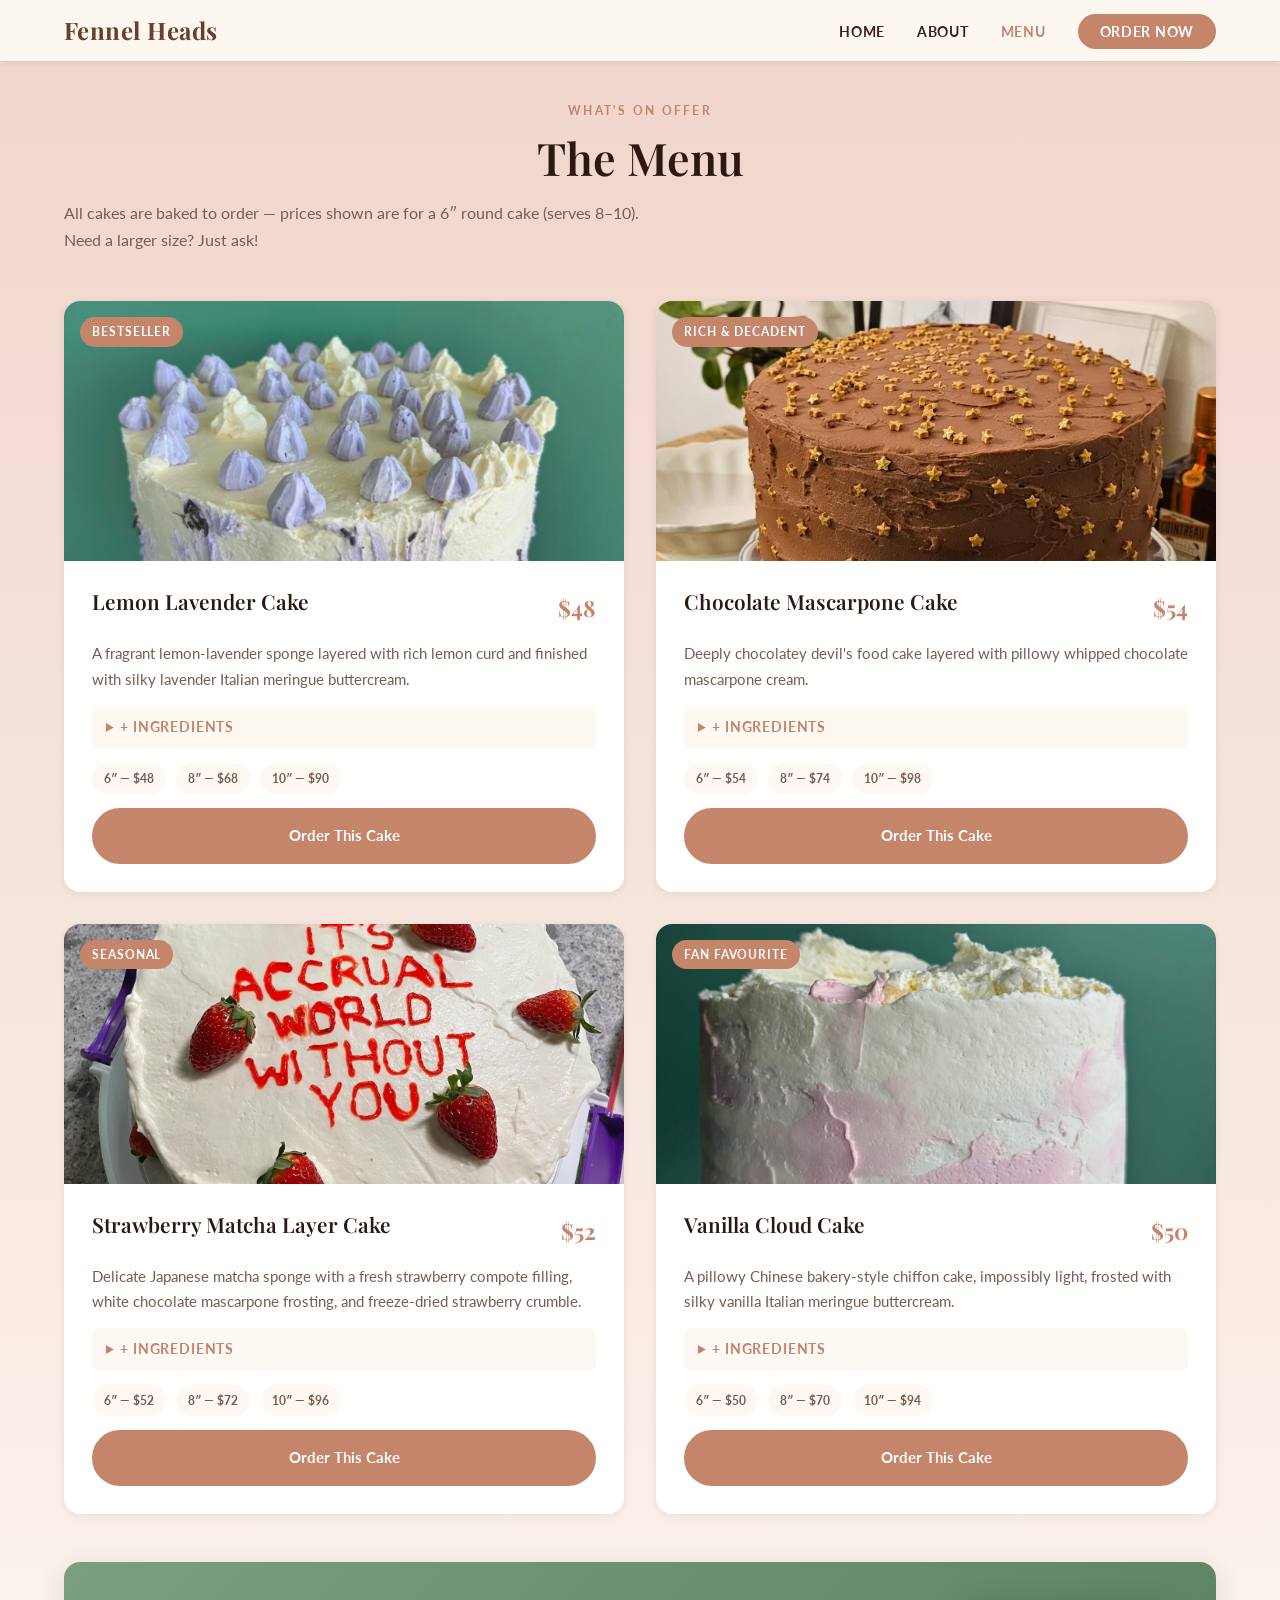
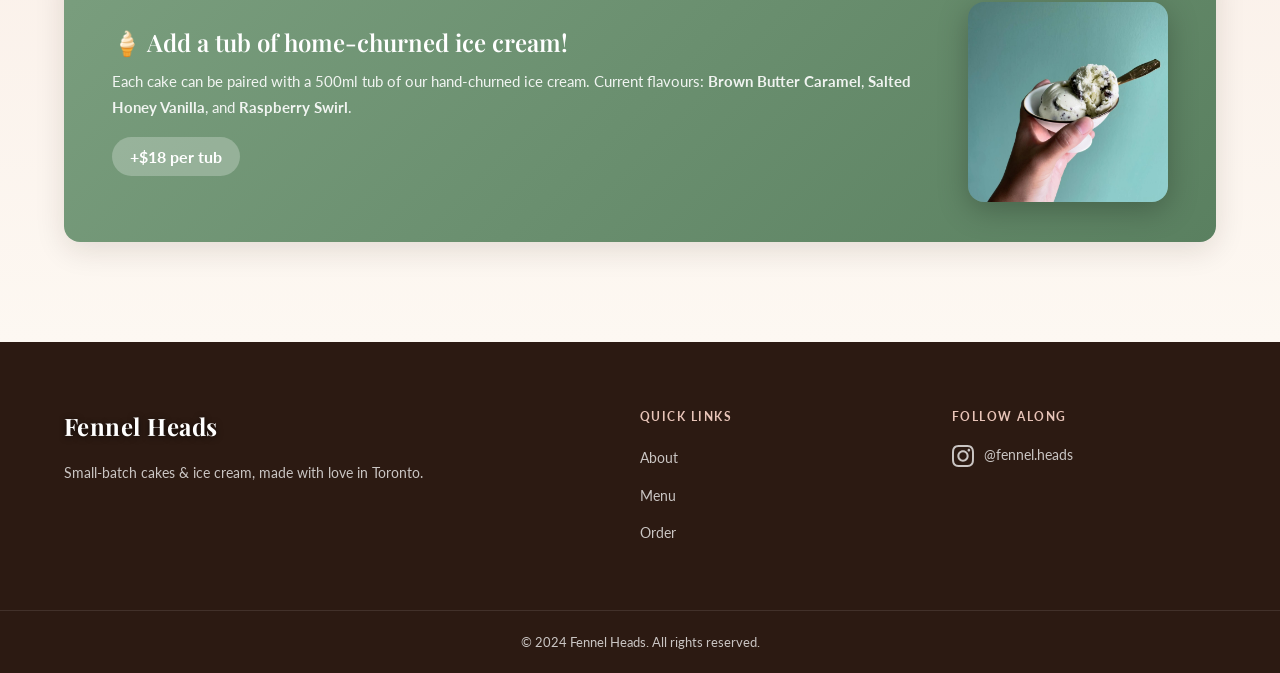
<file: menu.html>
<!DOCTYPE html>
<html lang="en">
<head>
  <meta charset="UTF-8" />
  <meta name="viewport" content="width=device-width, initial-scale=1.0" />
  <title>Menu — Fennel Heads</title>
  <link rel="stylesheet" href="styles.css?v=4" />
  <link rel="preconnect" href="https://fonts.googleapis.com" />
  <link rel="preconnect" href="https://fonts.gstatic.com" crossorigin />
  <link href="https://fonts.googleapis.com/css2?family=Playfair+Display:ital,wght@0,400;0,600;0,700;1,400&family=Lato:wght@300;400;700&display=swap" rel="stylesheet" />
</head>
<body data-page="menu">

  <!-- ─── NAV ─────────────────────────────────────────────── -->
  <nav id="navbar" class="scrolled">
    <div class="nav-inner">
      <a class="logo" href="index.html">Fennel Heads</a>
      <button class="hamburger" id="hamburger" aria-label="Open menu">&#9776;</button>
      <ul class="nav-links" id="nav-links">
        <li><a href="index.html"   data-page="home">Home</a></li>
        <li><a href="about.html"   data-page="about">About</a></li>
        <li><a href="menu.html"    data-page="menu">Menu</a></li>
        <li><a href="order.html"   data-page="order" class="nav-cta">Order Now</a></li>
      </ul>
    </div>
  </nav>

  <!-- ─── MENU ─────────────────────────────────────────────── -->
  <section id="menu">
    <div class="container">
      <p class="section-eyebrow centered">What's on offer</p>
      <h2 class="section-title centered">The Menu</h2>
      <p class="section-subtitle">
        All cakes are baked to order — prices shown are for a 6&Prime; round cake (serves 8–10).
        Need a larger size? Just ask!
      </p>

      <div class="menu-grid">

        <!-- Card 1 -->
        <div class="menu-card">
          <div class="menu-card-img-wrap">
            <img
              src="439638737_1150848245955723_5161108831316934313_n.jpg"
              alt="Lemon Lavender Cake"
              loading="lazy"
            />
            <span class="menu-tag">Bestseller</span>
          </div>
          <div class="menu-card-body">
            <div class="menu-card-header">
              <h3>Lemon Lavender Cake</h3>
              <span class="price">$48</span>
            </div>
            <p class="menu-desc">
              A fragrant lemon-lavender sponge layered with rich lemon curd
              and finished with silky lavender Italian meringue buttercream.
            </p>
            <details class="ingredients-toggle">
              <summary>Ingredients</summary>
              <ul>
                <li>Plain flour, eggs, unsalted butter, caster sugar</li>
                <li>Fresh lemon zest &amp; juice, dried culinary lavender</li>
                <li>Lemon curd (lemon juice, eggs, butter, sugar)</li>
                <li>Egg whites, caster sugar (Italian meringue buttercream)</li>
              </ul>
            </details>
            <div class="menu-card-sizes">
              <span>6&Prime; — $48</span>
              <span>8&Prime; — $68</span>
              <span>10&Prime; — $90</span>
            </div>
            <a href="order.html?cake=Lemon%20Lavender%20Cake" class="btn btn-primary btn-full">Order This Cake</a>
          </div>
        </div>

        <!-- Card 2 -->
        <div class="menu-card">
          <div class="menu-card-img-wrap">
            <img
              src="631726620_18425406217185767_4835926683837397308_n.jpg"
              alt="Chocolate Mascarpone Cake"
              loading="lazy"
            />
            <span class="menu-tag">Rich &amp; Decadent</span>
          </div>
          <div class="menu-card-body">
            <div class="menu-card-header">
              <h3>Chocolate Mascarpone Cake</h3>
              <span class="price">$54</span>
            </div>
            <p class="menu-desc">
              Deeply chocolatey devil's food cake layered with pillowy
              whipped chocolate mascarpone cream.
            </p>
            <details class="ingredients-toggle">
              <summary>Ingredients</summary>
              <ul>
                <li>Plain flour, Dutch cocoa, eggs, unsalted butter</li>
                <li>Buttermilk, caster sugar, baking soda</li>
                <li>Mascarpone, dark chocolate, heavy cream, icing sugar</li>
              </ul>
            </details>
            <div class="menu-card-sizes">
              <span>6&Prime; — $54</span>
              <span>8&Prime; — $74</span>
              <span>10&Prime; — $98</span>
            </div>
            <a href="order.html?cake=Chocolate%20Mascarpone%20Cake" class="btn btn-primary btn-full">Order This Cake</a>
          </div>
        </div>

        <!-- Card 3 -->
        <div class="menu-card">
          <div class="menu-card-img-wrap">
            <img
              src="623995257_18094344826946684_7999175894473994298_n.jpg"
              alt="Strawberry Layer Cake"
              loading="lazy"
            />
            <span class="menu-tag">Seasonal</span>
          </div>
          <div class="menu-card-body">
            <div class="menu-card-header">
              <h3>Strawberry Matcha Layer Cake</h3>
              <span class="price">$52</span>
            </div>
            <p class="menu-desc">
              Delicate Japanese matcha sponge with a fresh strawberry compote filling,
              white chocolate mascarpone frosting, and freeze-dried strawberry crumble.
            </p>
            <details class="ingredients-toggle">
              <summary>Ingredients</summary>
              <ul>
                <li>Ceremonial grade matcha, plain flour</li>
                <li>Fresh strawberries, white chocolate</li>
                <li>Mascarpone, heavy cream, eggs</li>
                <li>Freeze-dried strawberries, honey</li>
                <li>Vanilla bean, lemon juice</li>
              </ul>
            </details>
            <div class="menu-card-sizes">
              <span>6&Prime; — $52</span>
              <span>8&Prime; — $72</span>
              <span>10&Prime; — $96</span>
            </div>
            <a href="order.html?cake=Strawberry%20Matcha%20Layer%20Cake" class="btn btn-primary btn-full">Order This Cake</a>
          </div>
        </div>

        <!-- Card 4 -->
        <div class="menu-card">
          <div class="menu-card-img-wrap">
            <img
              src="438902770_364248175987534_5120223656493692306_n.jpg"
              alt="Vanilla Cloud Cake"
              loading="lazy"
            />
            <span class="menu-tag">Fan Favourite</span>
          </div>
          <div class="menu-card-body">
            <div class="menu-card-header">
              <h3>Vanilla Cloud Cake</h3>
              <span class="price">$50</span>
            </div>
            <p class="menu-desc">
              A pillowy Chinese bakery-style chiffon cake, impossibly light,
              frosted with silky vanilla Italian meringue buttercream.
            </p>
            <details class="ingredients-toggle">
              <summary>Ingredients</summary>
              <ul>
                <li>Plain flour, eggs (separated), vegetable oil, milk</li>
                <li>Caster sugar, cream of tartar</li>
                <li>Egg whites, caster sugar, unsalted butter, vanilla bean</li>
              </ul>
            </details>
            <div class="menu-card-sizes">
              <span>6&Prime; — $50</span>
              <span>8&Prime; — $70</span>
              <span>10&Prime; — $94</span>
            </div>
            <a href="order.html?cake=Vanilla%20Cloud%20Cake" class="btn btn-primary btn-full">Order This Cake</a>
          </div>
        </div>

      </div><!-- /.menu-grid -->

      <!-- Ice Cream Add-on Banner -->
      <div class="icecream-banner">
        <div class="icecream-banner-text">
          <h3>🍦 Add a tub of home-churned ice cream!</h3>
          <p>
            Each cake can be paired with a 500ml tub of our hand-churned ice cream.
            Current flavours: <strong>Brown Butter Caramel</strong>,
            <strong>Salted Honey Vanilla</strong>, and <strong>Raspberry Swirl</strong>.
          </p>
          <span class="price-tag">+$18 per tub</span>
        </div>
        <img
          src="626688793_18094939057758270_4780236307043766444_n.jpg"
          alt="Home-churned mint chocolate chip ice cream"
          class="icecream-img"
          loading="lazy"
        />
      </div>
    </div>
  </section>

  <!-- ─── FOOTER ─────────────────────────────────────────────── -->
  <footer>
    <div class="container footer-inner">
      <div class="footer-brand">
        <span class="logo">Fennel Heads</span>
        <p>Small-batch cakes &amp; ice cream, made with love in Toronto.</p>
      </div>
      <div class="footer-links">
        <h4>Quick Links</h4>
        <ul>
          <li><a href="about.html">About</a></li>
          <li><a href="menu.html">Menu</a></li>
          <li><a href="order.html">Order</a></li>
        </ul>
      </div>
      <div class="footer-social">
        <h4>Follow Along</h4>
        <a href="https://www.instagram.com/fennel.heads/" target="_blank" rel="noopener noreferrer" class="social-link">
          <svg xmlns="http://www.w3.org/2000/svg" viewBox="0 0 24 24" fill="currentColor" width="22" height="22"><path d="M12 2.163c3.204 0 3.584.012 4.85.07 3.252.148 4.771 1.691 4.919 4.919.058 1.265.069 1.645.069 4.849 0 3.205-.012 3.584-.069 4.849-.149 3.225-1.664 4.771-4.919 4.919-1.266.058-1.644.07-4.85.07-3.204 0-3.584-.012-4.849-.07-3.26-.149-4.771-1.699-4.919-4.92-.058-1.265-.07-1.644-.07-4.849 0-3.204.013-3.583.07-4.849.149-3.227 1.664-4.771 4.919-4.919 1.266-.057 1.645-.069 4.849-.069zm0-2.163c-3.259 0-3.667.014-4.947.072-4.358.2-6.78 2.618-6.98 6.98-.059 1.281-.073 1.689-.073 4.948 0 3.259.014 3.668.072 4.948.2 4.358 2.618 6.78 6.98 6.98 1.281.058 1.689.072 4.948.072 3.259 0 3.668-.014 4.948-.072 4.354-.2 6.782-2.618 6.979-6.98.059-1.28.073-1.689.073-4.948 0-3.259-.014-3.667-.072-4.947-.196-4.354-2.617-6.78-6.979-6.98-1.281-.059-1.69-.073-4.949-.073zm0 5.838c-3.403 0-6.162 2.759-6.162 6.162s2.759 6.163 6.162 6.163 6.162-2.759 6.162-6.163c0-3.403-2.759-6.162-6.162-6.162zm0 10.162c-2.209 0-4-1.79-4-4 0-2.209 1.791-4 4-4s4 1.791 4 4c0 2.21-1.791 4-4 4zm6.406-11.845c-.796 0-1.441.645-1.441 1.44s.645 1.44 1.441 1.44c.795 0 1.439-.645 1.439-1.44s-.644-1.44-1.439-1.44z"/></svg>
          @fennel.heads
        </a>
      </div>
    </div>
    <div class="footer-bottom">
      <p>&copy; 2024 Fennel Heads. All rights reserved.</p>
    </div>
  </footer>

  <script src="script.js"></script>
</body>
</html>
</file>
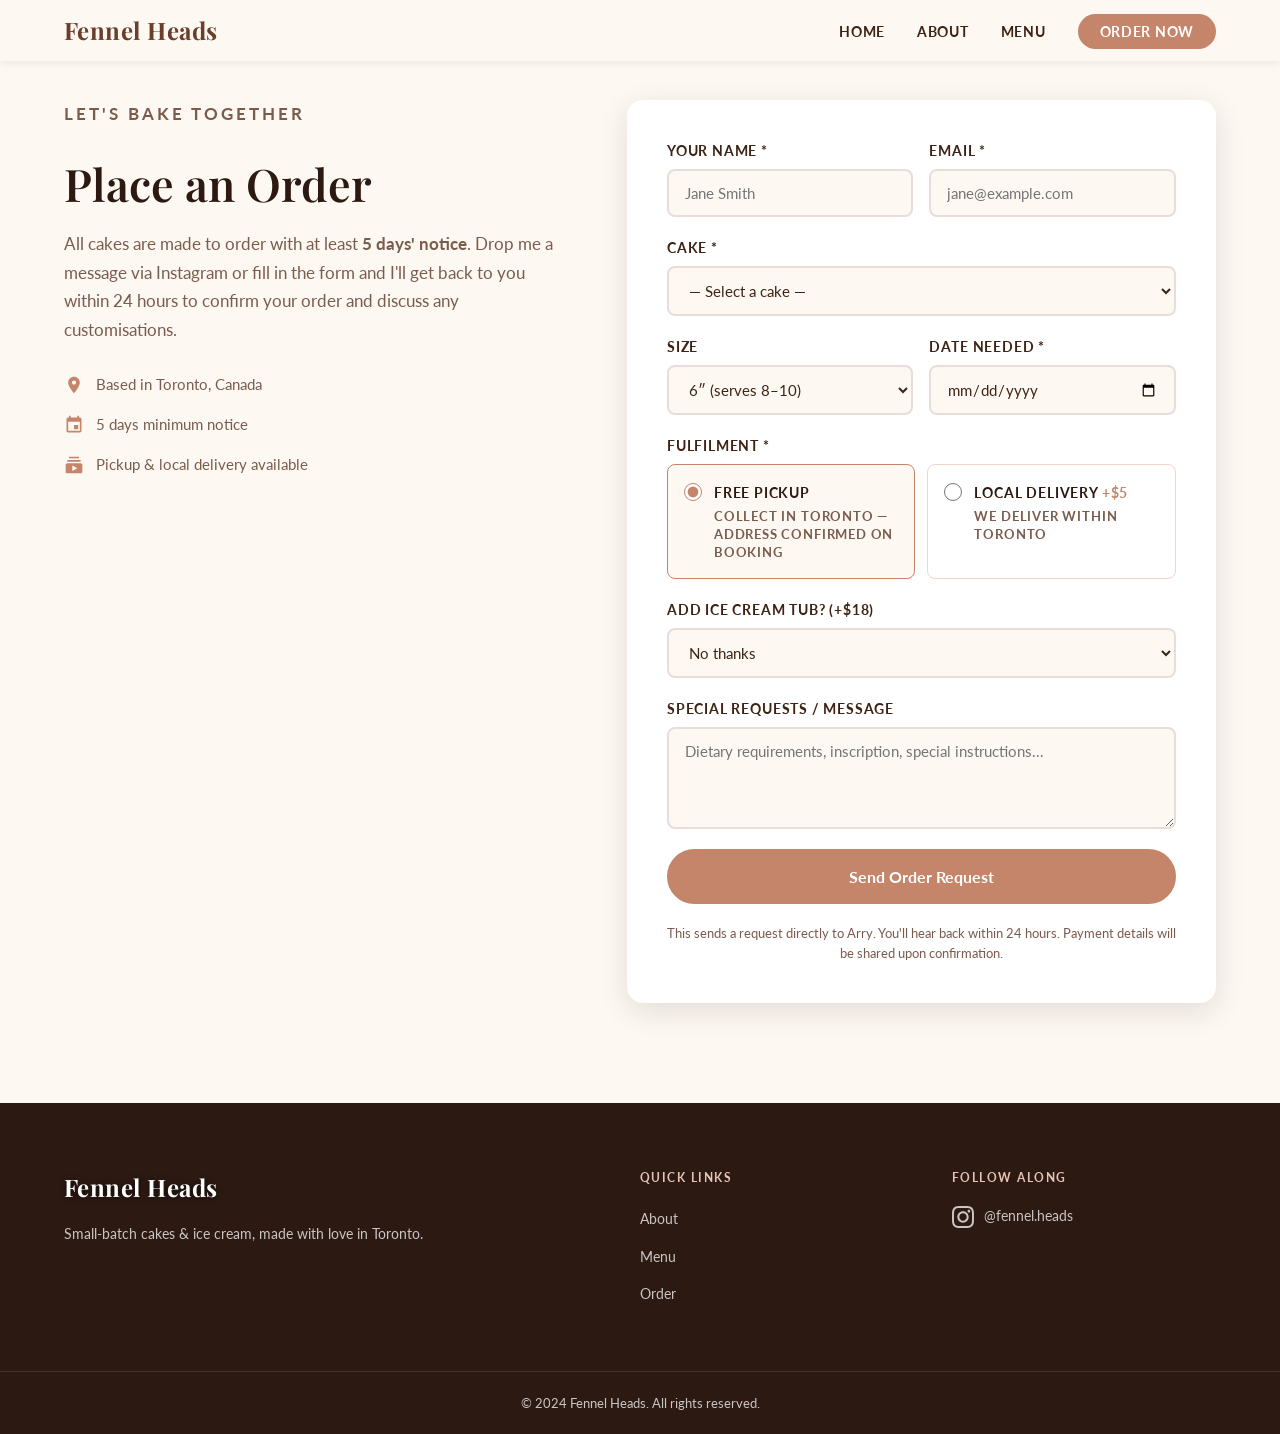
<file: order.html>
<!DOCTYPE html>
<html lang="en">
<head>
  <meta charset="UTF-8" />
  <meta name="viewport" content="width=device-width, initial-scale=1.0" />
  <title>Order — Fennel Heads</title>
  <link rel="stylesheet" href="styles.css?v=4" />
  <link rel="preconnect" href="https://fonts.googleapis.com" />
  <link rel="preconnect" href="https://fonts.gstatic.com" crossorigin />
  <link href="https://fonts.googleapis.com/css2?family=Playfair+Display:ital,wght@0,400;0,600;0,700;1,400&family=Lato:wght@300;400;700&display=swap" rel="stylesheet" />
</head>
<body data-page="order">

  <!-- ─── NAV ─────────────────────────────────────────────── -->
  <nav id="navbar" class="scrolled">
    <div class="nav-inner">
      <a class="logo" href="index.html">Fennel Heads</a>
      <button class="hamburger" id="hamburger" aria-label="Open menu">&#9776;</button>
      <ul class="nav-links" id="nav-links">
        <li><a href="index.html"   data-page="home">Home</a></li>
        <li><a href="about.html"   data-page="about">About</a></li>
        <li><a href="menu.html"    data-page="menu">Menu</a></li>
        <li><a href="order.html"   data-page="order" class="nav-cta">Order Now</a></li>
      </ul>
    </div>
  </nav>

  <!-- ─── ORDER ─────────────────────────────────────────────── -->
  <section id="order">
    <div class="container order-grid">
      <div class="order-text">
        <p class="section-eyebrow">Let's bake together</p>
        <h2>Place an Order</h2>
        <p>
          All cakes are made to order with at least <strong>5 days' notice</strong>.
          Drop me a message via Instagram or fill in the form and I'll get back to you
          within 24 hours to confirm your order and discuss any customisations.
        </p>
        <ul class="order-info-list">
          <li>
            <svg xmlns="http://www.w3.org/2000/svg" viewBox="0 0 24 24" fill="currentColor" width="20" height="20"><path d="M12 2C8.13 2 5 5.13 5 9c0 5.25 7 13 7 13s7-7.75 7-13c0-3.87-3.13-7-7-7zm0 9.5c-1.38 0-2.5-1.12-2.5-2.5s1.12-2.5 2.5-2.5 2.5 1.12 2.5 2.5-1.12 2.5-2.5 2.5z"/></svg>
            <span>Based in Toronto, Canada</span>
          </li>
          <li>
            <svg xmlns="http://www.w3.org/2000/svg" viewBox="0 0 24 24" fill="currentColor" width="20" height="20"><path d="M17 12h-5v5h5v-5zM16 1v2H8V1H6v2H5c-1.11 0-1.99.9-1.99 2L3 19c0 1.1.89 2 2 2h14c1.1 0 2-.9 2-2V5c0-1.1-.9-2-2-2h-1V1h-2zm3 18H5V8h14v11z"/></svg>
            <span>5 days minimum notice</span>
          </li>
          <li>
            <svg xmlns="http://www.w3.org/2000/svg" viewBox="0 0 24 24" fill="currentColor" width="20" height="20"><path d="M20 8H4V6h16v2zm-2-6H6v2h12V2zm4 10v8c0 1.1-.9 2-2 2H4c-1.1 0-2-.9-2-2v-8c0-1.1.9-2 2-2h16c1.1 0 2 .9 2 2zm-6 4l-6-3.27v6.54L16 16z"/></svg>
            <span>Pickup &amp; local delivery available</span>
          </li>
        </ul>
      </div>

      <form class="order-form" id="order-form" novalidate
            data-formspree="https://formspree.io/f/mlgwvpny">
        <!-- Formspree routing — do not remove these hidden fields -->
        <input type="hidden" name="_subject"  value="New Cake Order — Fennel Heads" />
        <input type="hidden" name="_cc"       value="dlriel@rogers.com,susanzhang88@gmail.com" />
        <input type="hidden" name="_replyto"  value="" id="replyto-mirror" />
        <div class="form-row">
          <div class="form-group">
            <label for="name">Your Name *</label>
            <input type="text" id="name" name="name" placeholder="Jane Smith" required />
          </div>
          <div class="form-group">
            <label for="email">Email *</label>
            <input type="email" id="email" name="email" placeholder="jane@example.com" required />
          </div>
        </div>
        <div class="form-group">
          <label for="cake">Cake *</label>
          <select id="cake" name="cake" required>
            <option value="">— Select a cake —</option>
            <option value="Lemon Lavender Cake">Lemon Lavender Cake — from $48</option>
            <option value="Chocolate Mascarpone Cake">Chocolate Mascarpone Cake — from $54</option>
            <option value="Strawberry Matcha Layer Cake">Strawberry Matcha Layer Cake — from $52</option>
            <option value="Vanilla Cloud Cake">Vanilla Cloud Cake — from $50</option>
            <option value="other">Something else / Surprise me!</option>
          </select>
        </div>
        <div class="form-row">
          <div class="form-group">
            <label for="size">Size</label>
            <select id="size" name="size">
              <option data-key="6">6&Prime; (serves 8–10)</option>
              <option data-key="8">8&Prime; (serves 14–18)</option>
              <option data-key="10">10&Prime; (serves 22–26)</option>
            </select>
          </div>
          <div class="form-group">
            <label for="date">Date Needed *</label>
            <input type="date" id="date" name="date" required />
          </div>
        </div>
        <div class="form-group">
          <label>Fulfilment *</label>
          <div class="fulfilment-options">
            <label class="radio-option">
              <input type="radio" name="fulfilment" id="opt-pickup" value="Pickup (free)" checked />
              <span class="radio-label">
                <span class="radio-title">Free Pickup</span>
                <span class="radio-desc">Collect in Toronto — address confirmed on booking</span>
              </span>
            </label>
            <label class="radio-option">
              <input type="radio" name="fulfilment" id="opt-delivery" value="Local delivery (+$5)" />
              <span class="radio-label">
                <span class="radio-title">Local Delivery <em>+$5</em></span>
                <span class="radio-desc">We deliver within Toronto</span>
              </span>
            </label>
          </div>
        </div>
        <div class="form-group" id="delivery-address-group" hidden>
          <label for="delivery-address">Delivery Address *</label>
          <input type="text" id="delivery-address" name="delivery_address" placeholder="123 Main St, Toronto, ON M5V 1A1" />
        </div>
        <div class="form-group">
          <label for="icecream">Add Ice Cream Tub? (+$18)</label>
          <select id="icecream" name="icecream">
            <option value="none">No thanks</option>
            <option>Brown Butter Caramel (+$18)</option>
            <option>Salted Honey Vanilla (+$18)</option>
            <option>Raspberry Swirl (+$18)</option>
          </select>
        </div>
        <div id="order-total" class="order-total" hidden>
          <div class="order-total-row">
            <span id="total-cake-label">Cake</span>
            <span id="total-cake-price"></span>
          </div>
          <div class="order-total-row" id="total-ice-row" hidden>
            <span>Ice cream add-on</span>
            <span>+$18</span>
          </div>
          <div class="order-total-row" id="total-delivery-row" hidden>
            <span>Local delivery</span>
            <span>+$5</span>
          </div>
          <div class="order-total-divider"></div>
          <div class="order-total-row order-total-grand">
            <span>Estimated total</span>
            <span id="total-grand"></span>
          </div>
          <p class="order-total-note">Final price confirmed by Arry upon acceptance.</p>
        </div>
        <input type="hidden" id="total-hidden" name="estimated_total" value="" />
        <div class="form-group">
          <label for="message">Special Requests / Message</label>
          <textarea id="message" name="message" rows="4" placeholder="Dietary requirements, inscription, special instructions..."></textarea>
        </div>
        <button type="submit" class="btn btn-primary btn-full btn-lg">Send Order Request</button>
        <p class="form-note">
          This sends a request directly to Arry. You'll hear back within 24 hours.
          Payment details will be shared upon confirmation.
        </p>
        <div class="form-success" id="form-success" hidden>
          <svg xmlns="http://www.w3.org/2000/svg" viewBox="0 0 24 24" fill="currentColor" width="32" height="32"><path d="M12 2C6.48 2 2 6.48 2 12s4.48 10 10 10 10-4.48 10-10S17.52 2 12 2zm-2 15l-5-5 1.41-1.41L10 14.17l7.59-7.59L19 8l-9 9z"/></svg>
          <p>Your request has been sent! Arry will be in touch shortly.</p>
        </div>
        <div class="form-error" id="form-error" hidden>
          <svg xmlns="http://www.w3.org/2000/svg" viewBox="0 0 24 24" fill="currentColor" width="32" height="32"><path d="M12 2C6.48 2 2 6.48 2 12s4.48 10 10 10 10-4.48 10-10S17.52 2 12 2zm1 15h-2v-2h2v2zm0-4h-2V7h2v6z"/></svg>
          <p>Something went wrong — please try again or reach out on <a href="https://www.instagram.com/fennel.heads/" target="_blank" rel="noopener noreferrer">Instagram</a>.</p>
        </div>
      </form>
    </div>
  </section>

  <!-- ─── FOOTER ─────────────────────────────────────────────── -->
  <footer>
    <div class="container footer-inner">
      <div class="footer-brand">
        <span class="logo">Fennel Heads</span>
        <p>Small-batch cakes &amp; ice cream, made with love in Toronto.</p>
      </div>
      <div class="footer-links">
        <h4>Quick Links</h4>
        <ul>
          <li><a href="about.html">About</a></li>
          <li><a href="menu.html">Menu</a></li>
          <li><a href="order.html">Order</a></li>
        </ul>
      </div>
      <div class="footer-social">
        <h4>Follow Along</h4>
        <a href="https://www.instagram.com/fennel.heads/" target="_blank" rel="noopener noreferrer" class="social-link">
          <svg xmlns="http://www.w3.org/2000/svg" viewBox="0 0 24 24" fill="currentColor" width="22" height="22"><path d="M12 2.163c3.204 0 3.584.012 4.85.07 3.252.148 4.771 1.691 4.919 4.919.058 1.265.069 1.645.069 4.849 0 3.205-.012 3.584-.069 4.849-.149 3.225-1.664 4.771-4.919 4.919-1.266.058-1.644.07-4.85.07-3.204 0-3.584-.012-4.849-.07-3.26-.149-4.771-1.699-4.919-4.92-.058-1.265-.07-1.644-.07-4.849 0-3.204.013-3.583.07-4.849.149-3.227 1.664-4.771 4.919-4.919 1.266-.057 1.645-.069 4.849-.069zm0-2.163c-3.259 0-3.667.014-4.947.072-4.358.2-6.78 2.618-6.98 6.98-.059 1.281-.073 1.689-.073 4.948 0 3.259.014 3.668.072 4.948.2 4.358 2.618 6.78 6.98 6.98 1.281.058 1.689.072 4.948.072 3.259 0 3.668-.014 4.948-.072 4.354-.2 6.782-2.618 6.979-6.98.059-1.28.073-1.689.073-4.948 0-3.259-.014-3.667-.072-4.947-.196-4.354-2.617-6.78-6.979-6.98-1.281-.059-1.69-.073-4.949-.073zm0 5.838c-3.403 0-6.162 2.759-6.162 6.162s2.759 6.163 6.162 6.163 6.162-2.759 6.162-6.163c0-3.403-2.759-6.162-6.162-6.162zm0 10.162c-2.209 0-4-1.79-4-4 0-2.209 1.791-4 4-4s4 1.791 4 4c0 2.21-1.791 4-4 4zm6.406-11.845c-.796 0-1.441.645-1.441 1.44s.645 1.44 1.441 1.44c.795 0 1.439-.645 1.439-1.44s-.644-1.44-1.439-1.44z"/></svg>
          @fennel.heads
        </a>
      </div>
    </div>
    <div class="footer-bottom">
      <p>&copy; 2024 Fennel Heads. All rights reserved.</p>
    </div>
  </footer>

  <script src="script.js"></script>
</body>
</html>
</file>
<file: styles.css>
/* ─────────────────────────────────────────────────────────────
   Fennel Heads — Cake & Ice Cream Store
   Stylesheet
   ───────────────────────────────────────────────────────────── */

/* ── Reset & base ── */
*, *::before, *::after { box-sizing: border-box; margin: 0; padding: 0; }

:root {
  --cream:     #fdf8f2;
  --rose:      #e8c4b8;
  --blush:     #f0d5cb;
  --dusty:     #c4856a;
  --brown:     #6b3d2a;
  --dark:      #2c1a12;
  --green:     #7a9e7e;
  --gold:      #c9963a;
  --text:      #3d2314;
  --text-muted:#7a5c4e;
  --white:     #ffffff;
  --shadow-sm: 0 2px 8px rgba(44,26,18,0.08);
  --shadow-md: 0 8px 30px rgba(44,26,18,0.12);
  --shadow-lg: 0 20px 60px rgba(44,26,18,0.18);
  --radius:    16px;
  --radius-sm: 8px;
  --transition: 0.3s ease;
}

html { scroll-behavior: smooth; }

body {
  font-family: 'Lato', sans-serif;
  background: var(--cream);
  color: var(--text);
  line-height: 1.7;
  overflow-x: hidden;
}

img { display: block; max-width: 100%; }
a   { color: inherit; text-decoration: none; }
ul  { list-style: none; }

.container {
  width: 100%;
  max-width: 1200px;
  margin: 0 auto;
  padding: 0 24px;
}

/* ── Typography ── */
h1, h2, h3 {
  font-family: 'Playfair Display', serif;
  line-height: 1.2;
}

h1 { font-size: clamp(2.4rem, 5vw, 4rem); font-weight: 700; }
h2 { font-size: clamp(1.8rem, 3.5vw, 2.8rem); font-weight: 600; }
h3 { font-size: 1.3rem; font-weight: 600; }

.section-eyebrow {
  text-transform: uppercase;
  letter-spacing: 0.18em;
  font-size: 0.78rem;
  font-weight: 700;
  color: var(--dusty);
  margin-bottom: 10px;
}

.section-title { color: var(--dark); margin-bottom: 14px; }

.section-subtitle {
  color: var(--text-muted);
  max-width: 600px;
  font-size: 1rem;
  margin-bottom: 48px;
}

.centered { text-align: center; }
.section-subtitle.centered, .centered.section-subtitle { margin: 0 auto 48px; }

/* ── Buttons ── */
.btn {
  display: inline-flex;
  align-items: center;
  gap: 8px;
  padding: 13px 30px;
  border-radius: 50px;
  font-family: 'Lato', sans-serif;
  font-weight: 700;
  font-size: 0.95rem;
  cursor: pointer;
  transition: all var(--transition);
  border: 2px solid transparent;
  white-space: nowrap;
}

.btn-primary {
  background: var(--dusty);
  color: var(--white);
  border-color: var(--dusty);
}
.btn-primary:hover {
  background: var(--brown);
  border-color: var(--brown);
  transform: translateY(-2px);
  box-shadow: var(--shadow-md);
}

.btn-outline {
  background: transparent;
  color: var(--white);
  border-color: rgba(255,255,255,0.7);
}
.btn-outline:hover {
  background: rgba(255,255,255,0.15);
  border-color: var(--white);
}

.btn-outline-dark {
  background: transparent;
  color: var(--dark);
  border-color: var(--dark);
}
.btn-outline-dark:hover {
  background: var(--dark);
  color: var(--white);
}

.btn-full { width: 100%; justify-content: center; }
.btn-lg   { padding: 16px 36px; font-size: 1rem; }

/* ── Navbar ── */
#navbar {
  position: fixed;
  top: 0; left: 0; right: 0;
  z-index: 1000;
  padding: 16px 0;
  background: rgba(0,0,0,0.38);
  backdrop-filter: blur(6px);
  -webkit-backdrop-filter: blur(6px);
  transition: background var(--transition), box-shadow var(--transition), padding var(--transition), backdrop-filter var(--transition);
}

#navbar.scrolled {
  background: rgba(253,248,242,0.97);
  backdrop-filter: blur(10px);
  -webkit-backdrop-filter: blur(10px);
  box-shadow: var(--shadow-sm);
  padding: 10px 0;
}

.nav-inner {
  max-width: 1200px;
  margin: 0 auto;
  padding: 0 24px;
  display: flex;
  align-items: center;
  justify-content: space-between;
}

.logo {
  font-family: 'Playfair Display', serif;
  font-size: 1.5rem;
  font-weight: 700;
  color: var(--white);
  transition: color var(--transition), text-shadow var(--transition);
  letter-spacing: 0.02em;
  text-shadow: 0 1px 6px rgba(0,0,0,0.7);
}

#navbar.scrolled .logo { color: var(--brown); text-shadow: none; }

.nav-links {
  display: flex;
  align-items: center;
  gap: 32px;
}

.nav-links a {
  font-weight: 700;
  font-size: 0.9rem;
  letter-spacing: 0.05em;
  text-transform: uppercase;
  color: rgba(255,255,255,0.9);
  transition: color var(--transition), text-shadow var(--transition);
  text-shadow: 0 1px 6px rgba(0,0,0,0.7);
}

#navbar.scrolled .nav-links a { color: var(--text); text-shadow: none; }

.nav-links a:hover { color: var(--dusty); }

.nav-cta {
  background: var(--dusty);
  color: var(--white) !important;
  padding: 9px 22px;
  border-radius: 50px;
}

.nav-cta:hover { background: var(--brown) !important; color: var(--white) !important; }

#navbar.scrolled .nav-links a.active { color: var(--dusty); }
#navbar:not(.scrolled) .nav-links a.active { color: var(--rose); }

.hamburger {
  display: none;
  background: none;
  border: none;
  color: var(--white);
  font-size: 1.5rem;
  cursor: pointer;
  text-shadow: 0 1px 4px rgba(0,0,0,0.5);
  transition: color var(--transition), text-shadow var(--transition);
}

#navbar.scrolled .hamburger { color: var(--dark); text-shadow: none; }

/* ── Hero ── */
#hero {
  position: relative;
  height: 100vh;
  min-height: 600px;
  display: flex;
  align-items: center;
  justify-content: center;
  overflow: hidden;
}

.hero-bg {
  position: absolute;
  inset: 0;
  width: 100%;
  height: 100%;
  object-fit: cover;
  object-position: center;
  transform: scale(1.05);
  transition: transform 8s ease;
}

.hero-bg.loaded { transform: scale(1); }

.hero-overlay {
  position: absolute;
  inset: 0;
  background: linear-gradient(
    to bottom,
    rgba(44,26,18,0.45) 0%,
    rgba(44,26,18,0.55) 50%,
    rgba(44,26,18,0.7)  100%
  );
}

.hero-content {
  position: relative;
  text-align: center;
  color: var(--white);
  padding: 0 24px;
  max-width: 800px;
}

.hero-eyebrow {
  text-transform: uppercase;
  letter-spacing: 0.25em;
  font-size: 0.8rem;
  font-weight: 700;
  color: var(--rose);
  margin-bottom: 18px;
}

.hero-content h1 {
  text-shadow: 0 2px 20px rgba(0,0,0,0.3);
  margin-bottom: 20px;
}

.hero-sub {
  font-size: 1.15rem;
  opacity: 0.9;
  margin-bottom: 36px;
  font-weight: 300;
}

.hero-buttons {
  display: flex;
  gap: 16px;
  justify-content: center;
  flex-wrap: wrap;
}

.scroll-hint {
  position: absolute;
  bottom: 36px;
  left: 50%;
  transform: translateX(-50%);
}

.scroll-hint span {
  display: block;
  width: 24px;
  height: 40px;
  border: 2px solid rgba(255,255,255,0.6);
  border-radius: 20px;
  position: relative;
}

.scroll-hint span::after {
  content: '';
  display: block;
  width: 4px;
  height: 8px;
  background: rgba(255,255,255,0.8);
  border-radius: 4px;
  position: absolute;
  top: 6px;
  left: 50%;
  transform: translateX(-50%);
  animation: scrollBounce 1.8s infinite;
}

@keyframes scrollBounce {
  0%, 100% { transform: translateX(-50%) translateY(0); opacity: 1; }
  60%       { transform: translateX(-50%) translateY(10px); opacity: 0; }
}

/* ── About ── */
#about {
  padding: 100px 0;
  background: var(--cream);
}

.about-grid {
  display: grid;
  grid-template-columns: 1fr 1fr;
  gap: 72px;
  align-items: center;
}

.about-image-wrap {
  position: relative;
}

.about-img {
  width: 100%;
  border-radius: var(--radius);
  box-shadow: var(--shadow-lg);
  aspect-ratio: 4/5;
  object-fit: cover;
}

.about-badge {
  position: absolute;
  bottom: -24px;
  right: -24px;
  background: var(--dusty);
  color: var(--white);
  width: 100px;
  height: 100px;
  border-radius: 50%;
  display: flex;
  flex-direction: column;
  align-items: center;
  justify-content: center;
  box-shadow: var(--shadow-md);
  font-family: 'Playfair Display', serif;
  text-align: center;
  line-height: 1.1;
}

.about-badge span:first-child { font-size: 0.7rem; text-transform: uppercase; letter-spacing: 0.1em; }
.about-badge .year { font-size: 1.6rem; font-weight: 700; }

.about-text {
  padding-right: 24px;
}

.about-text h2 {
  margin-bottom: 20px;
  color: var(--dark);
}

.about-text p {
  color: var(--text-muted);
  margin-bottom: 18px;
  font-size: 1.05rem;
}

.instagram-btn { margin-top: 8px; }

/* ── Menu ── */
#menu {
  padding: 100px 0;
  background: linear-gradient(180deg, var(--blush) 0%, var(--cream) 100%);
}

.menu-grid {
  display: grid;
  grid-template-columns: repeat(2, 1fr);
  gap: 32px;
  margin-bottom: 48px;
}

.menu-card {
  background: var(--white);
  border-radius: var(--radius);
  overflow: hidden;
  box-shadow: var(--shadow-sm);
  transition: transform var(--transition), box-shadow var(--transition);
  display: flex;
  flex-direction: column;
}

.menu-card:hover {
  transform: translateY(-6px);
  box-shadow: var(--shadow-md);
}

.menu-card-img-wrap {
  position: relative;
  height: 260px;
  overflow: hidden;
}

.menu-card-img-wrap img {
  width: 100%;
  height: 100%;
  object-fit: cover;
  transition: transform 0.5s ease;
}

.menu-card:hover .menu-card-img-wrap img { transform: scale(1.05); }

.menu-tag {
  position: absolute;
  top: 16px;
  left: 16px;
  background: var(--dusty);
  color: var(--white);
  font-size: 0.72rem;
  font-weight: 700;
  text-transform: uppercase;
  letter-spacing: 0.08em;
  padding: 5px 12px;
  border-radius: 50px;
}

.menu-card-body {
  padding: 28px;
  display: flex;
  flex-direction: column;
  flex: 1;
  gap: 14px;
}

.menu-card-header {
  display: flex;
  justify-content: space-between;
  align-items: flex-start;
  gap: 12px;
}

.menu-card-header h3 {
  color: var(--dark);
  flex: 1;
}

.price {
  font-family: 'Playfair Display', serif;
  font-size: 1.4rem;
  font-weight: 700;
  color: var(--dusty);
  white-space: nowrap;
}

.menu-desc {
  color: var(--text-muted);
  font-size: 0.95rem;
  line-height: 1.65;
}

.ingredients-toggle {
  background: var(--cream);
  border-radius: var(--radius-sm);
  overflow: hidden;
}

.ingredients-toggle summary {
  padding: 10px 14px;
  cursor: pointer;
  font-size: 0.85rem;
  font-weight: 700;
  color: var(--dusty);
  text-transform: uppercase;
  letter-spacing: 0.06em;
  user-select: none;
}

.ingredients-toggle summary::-webkit-details-marker { display: none; }
.ingredients-toggle summary::before {
  content: '+ ';
}
.ingredients-toggle[open] summary::before {
  content: '− ';
}

.ingredients-toggle ul {
  padding: 0 14px 14px;
  list-style: disc;
  padding-left: 30px;
}

.ingredients-toggle ul li {
  font-size: 0.85rem;
  color: var(--text-muted);
  margin-bottom: 4px;
}

.menu-card-sizes {
  display: flex;
  gap: 10px;
  flex-wrap: wrap;
}

.menu-card-sizes span {
  background: var(--cream);
  color: var(--text-muted);
  font-size: 0.78rem;
  font-weight: 700;
  padding: 5px 12px;
  border-radius: 50px;
}

/* Ice cream banner */
.icecream-banner {
  background: linear-gradient(135deg, var(--green) 0%, #5a8060 100%);
  color: var(--white);
  border-radius: var(--radius);
  padding: 40px 48px;
  display: flex;
  align-items: center;
  gap: 40px;
  overflow: hidden;
  box-shadow: var(--shadow-md);
}

.icecream-banner-text { flex: 1; }

.icecream-banner h3 {
  font-size: 1.5rem;
  margin-bottom: 12px;
  color: var(--white);
}

.icecream-banner p {
  opacity: 0.9;
  font-size: 0.95rem;
  margin-bottom: 16px;
}

.price-tag {
  display: inline-block;
  background: rgba(255,255,255,0.25);
  padding: 6px 18px;
  border-radius: 50px;
  font-weight: 700;
  font-size: 1rem;
}

.icecream-img {
  width: 200px;
  height: 200px;
  object-fit: cover;
  border-radius: var(--radius);
  box-shadow: 0 8px 30px rgba(0,0,0,0.25);
  flex-shrink: 0;
}

/* ── Gallery ── */
#gallery {
  padding: 100px 0;
  background: var(--dark);
  color: var(--white);
}

#gallery .section-eyebrow { color: var(--rose); }
#gallery .section-title   { color: var(--white); }
#gallery .section-subtitle {
  color: rgba(255,255,255,0.65);
}

#gallery .section-subtitle a {
  color: var(--rose);
  text-decoration: underline;
  text-underline-offset: 3px;
}

.gallery-grid {
  display: grid;
  grid-template-columns: repeat(3, 1fr);
  grid-template-rows: 280px 280px;
  gap: 12px;
  margin-bottom: 48px;
  padding: 0 24px;
  max-width: 1200px;
  margin-left: auto;
  margin-right: auto;
}

.gallery-item {
  position: relative;
  overflow: hidden;
  border-radius: var(--radius-sm);
}

.gallery-item img {
  width: 100%;
  height: 100%;
  object-fit: cover;
  transition: transform 0.5s ease;
}

.gallery-item:hover img { transform: scale(1.08); }

.gallery-overlay {
  position: absolute;
  inset: 0;
  background: rgba(44,26,18,0);
  display: flex;
  align-items: flex-end;
  justify-content: flex-start;
  padding: 16px;
  transition: background var(--transition);
}

.gallery-item:hover .gallery-overlay { background: rgba(44,26,18,0.45); }

.gallery-overlay span {
  color: var(--white);
  font-size: 0.8rem;
  font-weight: 700;
  letter-spacing: 0.06em;
  opacity: 0;
  transform: translateY(6px);
  transition: opacity var(--transition), transform var(--transition);
}

.gallery-item:hover .gallery-overlay span {
  opacity: 1;
  transform: translateY(0);
}

/* Special grid positions */
.gallery-item.tall  { grid-row: span 2; }
.gallery-item.wide  { grid-column: span 2; }

.gallery-cta {
  text-align: center;
  padding-top: 12px;
}

/* ── Order / Form ── */
#order {
  padding: 100px 0;
  background: var(--cream);
}

.order-grid {
  display: grid;
  grid-template-columns: 1fr 1.2fr;
  gap: 72px;
  align-items: start;
}

.order-text h2 {
  margin-bottom: 20px;
  color: var(--dark);
}

.order-text p {
  color: var(--text-muted);
  margin-bottom: 28px;
  font-size: 1.05rem;
}

.order-info-list {
  display: flex;
  flex-direction: column;
  gap: 14px;
}

.order-info-list li {
  display: flex;
  align-items: center;
  gap: 12px;
  color: var(--text-muted);
  font-size: 0.95rem;
}

.order-info-list svg { color: var(--dusty); flex-shrink: 0; }

/* Form */
.order-form {
  background: var(--white);
  border-radius: var(--radius);
  padding: 40px;
  box-shadow: var(--shadow-md);
  display: flex;
  flex-direction: column;
  gap: 20px;
}

.form-row {
  display: grid;
  grid-template-columns: 1fr 1fr;
  gap: 16px;
}

.form-group {
  display: flex;
  flex-direction: column;
  gap: 6px;
}

/* ── Fulfilment radio cards ── */
.fulfilment-options {
  display: grid;
  grid-template-columns: 1fr 1fr;
  gap: 12px;
}

.radio-option {
  display: flex;
  align-items: flex-start;
  gap: 12px;
  padding: 16px;
  border: 1.5px solid var(--blush);
  border-radius: var(--radius-sm);
  cursor: pointer;
  transition: border-color var(--transition), background var(--transition);
  background: var(--white);
}

.radio-option:has(input:checked) {
  border-color: var(--dusty);
  background: var(--cream);
}

.radio-option input[type="radio"] {
  width: 18px;
  height: 18px;
  min-width: 18px;
  accent-color: var(--dusty);
  margin-top: 2px;
  padding: 0;
  border: none;
}

.radio-label {
  display: flex;
  flex-direction: column;
  gap: 2px;
}

.radio-title {
  font-weight: 700;
  font-size: 0.9rem;
  color: var(--dark);
}

.radio-title em {
  font-style: normal;
  color: var(--dusty);
  font-size: 0.85rem;
}

.radio-desc {
  font-size: 0.8rem;
  color: var(--text-muted);
  line-height: 1.4;
}

label {
  font-size: 0.85rem;
  font-weight: 700;
  color: var(--text);
  text-transform: uppercase;
  letter-spacing: 0.06em;
}

input, select, textarea {
  width: 100%;
  padding: 13px 16px;
  border: 2px solid #e8ddd8;
  border-radius: var(--radius-sm);
  font-family: 'Lato', sans-serif;
  font-size: 0.95rem;
  color: var(--text);
  background: var(--cream);
  transition: border-color var(--transition);
  outline: none;
}

input:focus, select:focus, textarea:focus {
  border-color: var(--dusty);
  background: var(--white);
}

input.error, select.error, textarea.error {
  border-color: #d9534f;
}

textarea { resize: vertical; min-height: 100px; }

.form-note {
  font-size: 0.82rem;
  color: var(--text-muted);
  text-align: center;
  line-height: 1.5;
}

/* Order price summary */
.order-total {
  background: #fdf6ee;
  border: 1.5px solid var(--dusty);
  border-radius: var(--radius-sm);
  padding: 16px 20px;
}

.order-total-row {
  display: flex;
  justify-content: space-between;
  align-items: baseline;
  font-size: 0.95rem;
  color: var(--text);
  padding: 3px 0;
}

.order-total-divider {
  border: none;
  border-top: 1px solid #ddd0c8;
  margin: 10px 0;
}

.order-total-grand {
  font-weight: 700;
  font-size: 1.05rem;
  color: var(--dark);
}

.order-total-note {
  font-size: 0.78rem;
  color: var(--text-muted);
  margin-top: 10px;
  line-height: 1.4;
}

.form-success {
  display: none;
  flex-direction: column;
  align-items: center;
  gap: 12px;
  text-align: center;
  padding: 20px;
  background: #e8f5e9;
  border-radius: var(--radius-sm);
  color: #2e7d32;
}

.form-success svg { color: #43a047; }

.form-error {
  display: none;
  flex-direction: column;
  align-items: center;
  gap: 12px;
  text-align: center;
  padding: 20px;
  background: #fdecea;
  border-radius: var(--radius-sm);
  color: #c62828;
}

.form-error[hidden]          { display: none; }
.order-total-row[hidden]     { display: none; }
.form-group[hidden]          { display: none; }
.form-error svg     { color: #e53935; }
.form-error a       { color: #c62828; text-decoration: underline; }

/* ── Footer ── */
footer {
  background: var(--dark);
  color: rgba(255,255,255,0.75);
}

.footer-inner {
  display: grid;
  grid-template-columns: 2fr 1fr 1fr;
  gap: 48px;
  padding: 64px 24px;
  max-width: 1200px;
  margin: 0 auto;
}

.footer-brand .logo {
  font-family: 'Playfair Display', serif;
  font-size: 1.5rem;
  color: var(--white);
  display: block;
  margin-bottom: 14px;
}

.footer-brand p {
  font-size: 0.9rem;
  line-height: 1.7;
}

.footer-links h4, .footer-social h4 {
  font-family: 'Lato', sans-serif;
  font-size: 0.78rem;
  text-transform: uppercase;
  letter-spacing: 0.12em;
  color: var(--rose);
  margin-bottom: 16px;
}

.footer-links ul { display: flex; flex-direction: column; gap: 10px; }

.footer-links a {
  font-size: 0.9rem;
  transition: color var(--transition);
}

.footer-links a:hover { color: var(--white); }

.social-link {
  display: inline-flex;
  align-items: center;
  gap: 10px;
  font-size: 0.9rem;
  transition: color var(--transition);
}

.social-link:hover { color: var(--rose); }

.footer-bottom {
  border-top: 1px solid rgba(255,255,255,0.1);
  text-align: center;
  padding: 20px 24px;
  font-size: 0.82rem;
}

/* ── What We Make ── */
#what-we-make {
  padding: 100px 0;
  background: var(--cream);
  text-align: center;
}

.what-grid {
  display: grid;
  grid-template-columns: 1fr 1fr;
  height: 520px;
  margin-top: 40px;
  border-radius: var(--radius);
  overflow: hidden;
  box-shadow: 0 8px 40px rgba(44,26,18,0.14);
}

.what-card {
  position: relative;
  overflow: hidden;
  display: block;
  text-decoration: none;
}

.what-card img {
  width: 100%;
  height: 100%;
  object-fit: cover;
  transition: transform 0.6s ease;
}

.what-card:hover img { transform: scale(1.06); }

.what-card-overlay {
  position: absolute;
  inset: 0;
  background: linear-gradient(to top, rgba(44,26,18,0.88) 0%, rgba(44,26,18,0.25) 55%, transparent 100%);
  display: flex;
  flex-direction: column;
  justify-content: flex-end;
  padding: 40px 48px;
  color: var(--white);
  transition: background var(--transition);
}

.what-card:hover .what-card-overlay {
  background: linear-gradient(to top, rgba(44,26,18,0.92) 0%, rgba(44,26,18,0.45) 65%, rgba(44,26,18,0.1) 100%);
}

.what-card-overlay h3 {
  font-size: 2rem;
  color: var(--white);
  margin-bottom: 8px;
}

.what-card-overlay p {
  font-size: 0.95rem;
  color: rgba(255,255,255,0.82);
  margin-bottom: 18px;
  max-width: 340px;
}

.what-card-cta {
  font-weight: 700;
  font-size: 0.85rem;
  letter-spacing: 0.08em;
  text-transform: uppercase;
  color: var(--rose);
  transition: color var(--transition), gap var(--transition);
  display: inline-flex;
  align-items: center;
  gap: 6px;
}

.what-card:hover .what-card-cta { color: var(--white); }

/* ── Why Fennel Heads ── */
#why-us {
  padding: 100px 0;
  background: var(--blush);
}

.why-grid {
  display: grid;
  grid-template-columns: repeat(4, 1fr);
  gap: 24px;
  margin-top: 56px;
}

.why-card {
  text-align: center;
  padding: 36px 24px;
  background: var(--white);
  border-radius: var(--radius);
  box-shadow: var(--shadow-sm);
  transition: transform var(--transition), box-shadow var(--transition);
}

.why-card:hover {
  transform: translateY(-5px);
  box-shadow: var(--shadow-md);
}

.why-icon {
  width: 64px;
  height: 64px;
  background: var(--rose);
  border-radius: 50%;
  display: flex;
  align-items: center;
  justify-content: center;
  margin: 0 auto 20px;
  color: var(--brown);
}

.why-card h3 { margin-bottom: 10px; color: var(--dark); font-size: 1.1rem; }
.why-card p  { font-size: 0.88rem; color: var(--text-muted); line-height: 1.65; }

/* ── Featured Items ── */
#featured {
  padding: 100px 0;
  background: var(--cream);
}

.feat-grid {
  display: grid;
  grid-template-columns: repeat(3, 1fr);
  gap: 28px;
  margin-bottom: 48px;
}

.feat-card {
  border-radius: var(--radius);
  overflow: hidden;
  background: var(--white);
  box-shadow: var(--shadow-sm);
  transition: transform var(--transition), box-shadow var(--transition);
  display: flex;
  flex-direction: column;
}

.feat-card:hover {
  transform: translateY(-6px);
  box-shadow: var(--shadow-md);
}

.feat-card-img {
  position: relative;
  height: 240px;
  overflow: hidden;
}

.feat-card-img img {
  width: 100%;
  height: 100%;
  object-fit: cover;
  transition: transform 0.5s ease;
}

.feat-card:hover .feat-card-img img { transform: scale(1.05); }

.feat-card-tag {
  position: absolute;
  top: 14px;
  left: 14px;
  background: var(--dusty);
  color: var(--white);
  font-size: 0.7rem;
  font-weight: 700;
  text-transform: uppercase;
  letter-spacing: 0.08em;
  padding: 5px 12px;
  border-radius: 20px;
}

.feat-card-body {
  padding: 20px 24px 24px;
  flex: 1;
  display: flex;
  flex-direction: column;
}

.feat-card-header {
  display: flex;
  justify-content: space-between;
  align-items: baseline;
  margin-bottom: 10px;
}

.feat-card-header h3   { font-size: 1.1rem; }
.feat-card-header .price { font-weight: 700; color: var(--dusty); font-size: 1rem; white-space: nowrap; }

.feat-card-body p {
  font-size: 0.88rem;
  color: var(--text-muted);
  line-height: 1.6;
  flex: 1;
  margin-bottom: 18px;
}

.feat-cta { text-align: center; }

/* ── How it Works ── */
#how-it-works {
  padding: 100px 0;
  background: var(--dark);
  color: var(--white);
}

#how-it-works .section-eyebrow { color: var(--rose); }
#how-it-works .section-title   { color: var(--white); }

.steps-grid {
  display: flex;
  align-items: flex-start;
  margin: 56px 0 48px;
}

.step {
  flex: 1;
  text-align: center;
  padding: 0 24px;
}

.step-number {
  width: 64px;
  height: 64px;
  background: var(--dusty);
  border-radius: 50%;
  display: flex;
  align-items: center;
  justify-content: center;
  font-family: 'Playfair Display', serif;
  font-size: 1.5rem;
  font-weight: 700;
  color: var(--white);
  margin: 0 auto 20px;
}

.step h3 { color: var(--white); margin-bottom: 10px; font-size: 1.1rem; }
.step p  { color: rgba(255,255,255,0.62); font-size: 0.9rem; line-height: 1.7; }

.step-divider {
  font-size: 1.4rem;
  color: var(--dusty);
  flex-shrink: 0;
  padding-top: 20px; /* align vertically with the numbered circles */
}

.steps-cta { text-align: center; }

/* ─────────────────────────────────────────────────────────────
   Responsive
   ───────────────────────────────────────────────────────────── */
@media (max-width: 1024px) {
  .about-grid   { grid-template-columns: 1fr; gap: 48px; }
  .about-text   { padding-right: 0; }
  .about-img    { max-height: 450px; width: 100%; }
  .about-badge  { right: 16px; }
  .order-grid   { grid-template-columns: 1fr; gap: 48px; }
  .footer-inner { grid-template-columns: 1fr 1fr; }
  .footer-brand { grid-column: span 2; }
  .why-grid     { grid-template-columns: repeat(2, 1fr); }
}

@media (max-width: 768px) {
  #hero { min-height: 100svh; }

  .hamburger {
    display: block;
    position: relative;
    z-index: 1001; /* keep hamburger/✕ above the full-screen overlay */
  }

  .nav-links {
    display: none;
    position: fixed;
    top: 0;
    left: 0;
    width: 100vw;
    height: 100svh; /* viewport units bypass the backdrop-filter containing-block on #navbar */
    background: var(--dark);
    flex-direction: column;
    justify-content: center;
    align-items: center;
    gap: 28px;
    z-index: 999;
    padding: 60px 24px 20px;
  }

  .nav-links.open { display: flex; }

  .nav-links a {
    font-size: 1.3rem !important;
    color: var(--white) !important;
  }

  .nav-links .nav-cta {
    background: var(--dusty) !important;
    padding: 12px 32px !important;
  }

  .menu-grid { grid-template-columns: 1fr; }

  .gallery-grid {
    grid-template-columns: 1fr 1fr;
    grid-template-rows: auto;
  }

  .gallery-item.tall  { grid-row: span 1; }
  .gallery-item.wide  { grid-column: span 2; }

  .icecream-banner {
    flex-direction: column;
    padding: 32px 28px;
    text-align: center;
  }

  .icecream-img { width: 100%; height: 200px; }

  .form-row { grid-template-columns: 1fr; }
  .order-form { padding: 28px 24px; }

  .footer-inner { grid-template-columns: 1fr; }
  .footer-brand { grid-column: span 1; }

  /* ── New home sections ── */
  .what-grid  { grid-template-columns: 1fr; height: auto; }
  .what-card  { height: 320px; }
  .what-card-overlay { padding: 28px 28px; }
  .what-card-overlay h3 { font-size: 1.5rem; }

  .why-grid   { grid-template-columns: repeat(2, 1fr); gap: 16px; }

  .feat-grid  { grid-template-columns: 1fr; }

  .steps-grid { flex-direction: column; align-items: center; gap: 0; }
  .step       { padding: 0 16px 32px; max-width: 380px; }
  .step-divider { padding-top: 0; padding-bottom: 8px; transform: rotate(90deg); }
}

@media (max-width: 480px) {
  .gallery-grid {
    grid-template-columns: 1fr;
  }

  .gallery-item.wide { grid-column: span 1; }

  .hero-buttons { flex-direction: column; align-items: center; }
}
</file>
